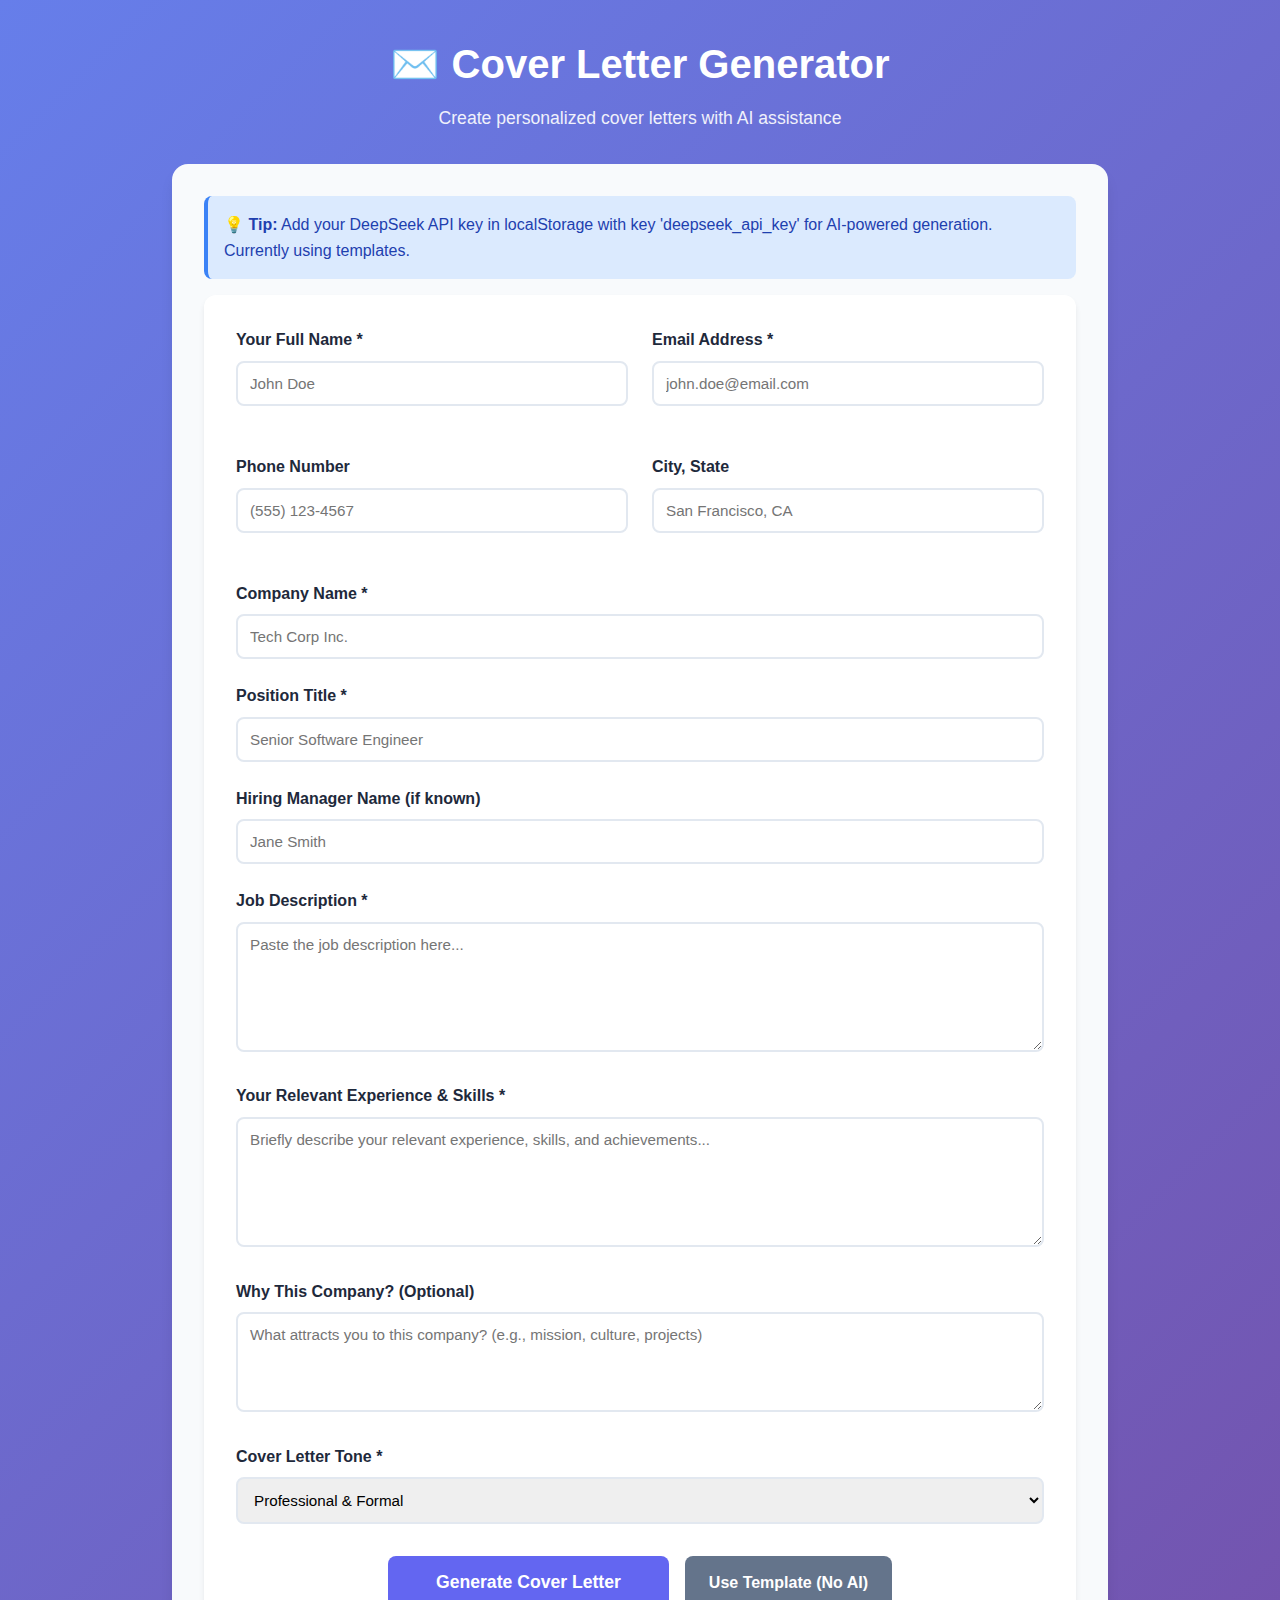
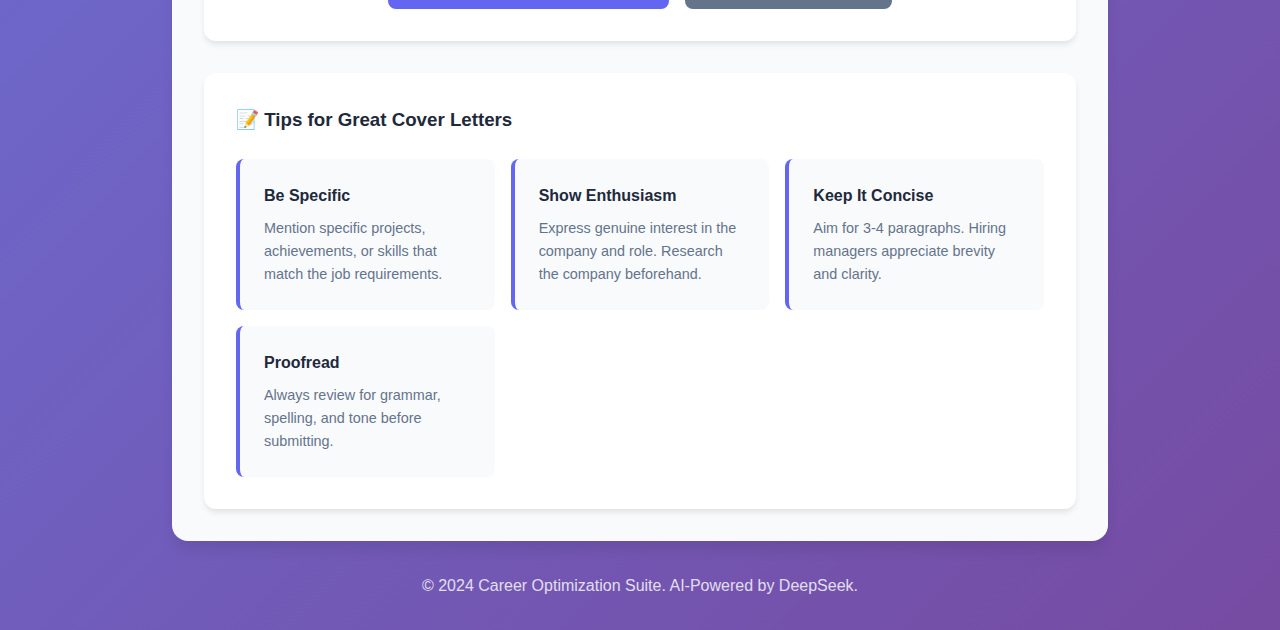
<file: CoverLetterGenerator/index.html>
<!DOCTYPE html>
<html lang="en">
<head>
    <meta charset="UTF-8">
    <meta name="viewport" content="width=device-width, initial-scale=1.0">
    <title>Cover Letter Generator - AI-Powered</title>
    <link rel="stylesheet" href="style.css">
</head>
<body>
    <div class="container">
        <header>
            <h1>✉️ Cover Letter Generator</h1>
            <p class="subtitle">Create personalized cover letters with AI assistance</p>
        </header>

        <main>
            <form id="coverLetterForm" class="form-section">
                <div class="form-grid">
                    <div class="form-group">
                        <label for="fullName">Your Full Name *</label>
                        <input type="text" id="fullName" required placeholder="John Doe">
                    </div>

                    <div class="form-group">
                        <label for="email">Email Address *</label>
                        <input type="email" id="email" required placeholder="john.doe@email.com">
                    </div>

                    <div class="form-group">
                        <label for="phone">Phone Number</label>
                        <input type="tel" id="phone" placeholder="(555) 123-4567">
                    </div>

                    <div class="form-group">
                        <label for="address">City, State</label>
                        <input type="text" id="address" placeholder="San Francisco, CA">
                    </div>
                </div>

                <div class="form-group">
                    <label for="companyName">Company Name *</label>
                    <input type="text" id="companyName" required placeholder="Tech Corp Inc.">
                </div>

                <div class="form-group">
                    <label for="positionTitle">Position Title *</label>
                    <input type="text" id="positionTitle" required placeholder="Senior Software Engineer">
                </div>

                <div class="form-group">
                    <label for="hiringManager">Hiring Manager Name (if known)</label>
                    <input type="text" id="hiringManager" placeholder="Jane Smith">
                </div>

                <div class="form-group">
                    <label for="jobDescription">Job Description *</label>
                    <textarea id="jobDescription" required placeholder="Paste the job description here..." rows="6"></textarea>
                </div>

                <div class="form-group">
                    <label for="yourExperience">Your Relevant Experience & Skills *</label>
                    <textarea id="yourExperience" required placeholder="Briefly describe your relevant experience, skills, and achievements..." rows="6"></textarea>
                </div>

                <div class="form-group">
                    <label for="whyCompany">Why This Company? (Optional)</label>
                    <textarea id="whyCompany" placeholder="What attracts you to this company? (e.g., mission, culture, projects)" rows="3"></textarea>
                </div>

                <div class="form-group">
                    <label for="tone">Cover Letter Tone *</label>
                    <select id="tone" required>
                        <option value="professional">Professional & Formal</option>
                        <option value="friendly">Friendly & Enthusiastic</option>
                        <option value="confident">Confident & Direct</option>
                    </select>
                </div>

                <div class="form-actions">
                    <button type="submit" class="btn btn-primary btn-large">
                        Generate Cover Letter
                    </button>
                    <button type="button" id="useTemplateBtn" class="btn btn-secondary">
                        Use Template (No AI)
                    </button>
                </div>
            </form>

            <div id="loading" class="loading" style="display: none;">
                <div class="spinner"></div>
                <p>Generating your personalized cover letter...</p>
            </div>

            <div id="result" class="result-section" style="display: none;">
                <div class="result-header">
                    <h2>Your Cover Letter</h2>
                    <div class="result-actions">
                        <button id="copyBtn" class="btn btn-icon" title="Copy to clipboard">
                            📋 Copy
                        </button>
                        <button id="downloadBtn" class="btn btn-icon" title="Download as text">
                            💾 Download
                        </button>
                        <button id="regenerateBtn" class="btn btn-icon" title="Generate new version">
                            🔄 Regenerate
                        </button>
                    </div>
                </div>
                <div id="coverLetterOutput" class="cover-letter-output"></div>
                <div class="result-footer">
                    <p class="hint">💡 Tip: Review and personalize the letter before sending</p>
                </div>
            </div>

            <div id="error" class="error-message" style="display: none;"></div>

            <div class="tips-section">
                <h3>📝 Tips for Great Cover Letters</h3>
                <div class="tips-grid">
                    <div class="tip-card">
                        <h4>Be Specific</h4>
                        <p>Mention specific projects, achievements, or skills that match the job requirements.</p>
                    </div>
                    <div class="tip-card">
                        <h4>Show Enthusiasm</h4>
                        <p>Express genuine interest in the company and role. Research the company beforehand.</p>
                    </div>
                    <div class="tip-card">
                        <h4>Keep It Concise</h4>
                        <p>Aim for 3-4 paragraphs. Hiring managers appreciate brevity and clarity.</p>
                    </div>
                    <div class="tip-card">
                        <h4>Proofread</h4>
                        <p>Always review for grammar, spelling, and tone before submitting.</p>
                    </div>
                </div>
            </div>
        </main>

        <footer>
            <p>&copy; 2024 Career Optimization Suite. AI-Powered by DeepSeek.</p>
        </footer>
    </div>

    <script src="script.js"></script>
</body>
</html>
</file>
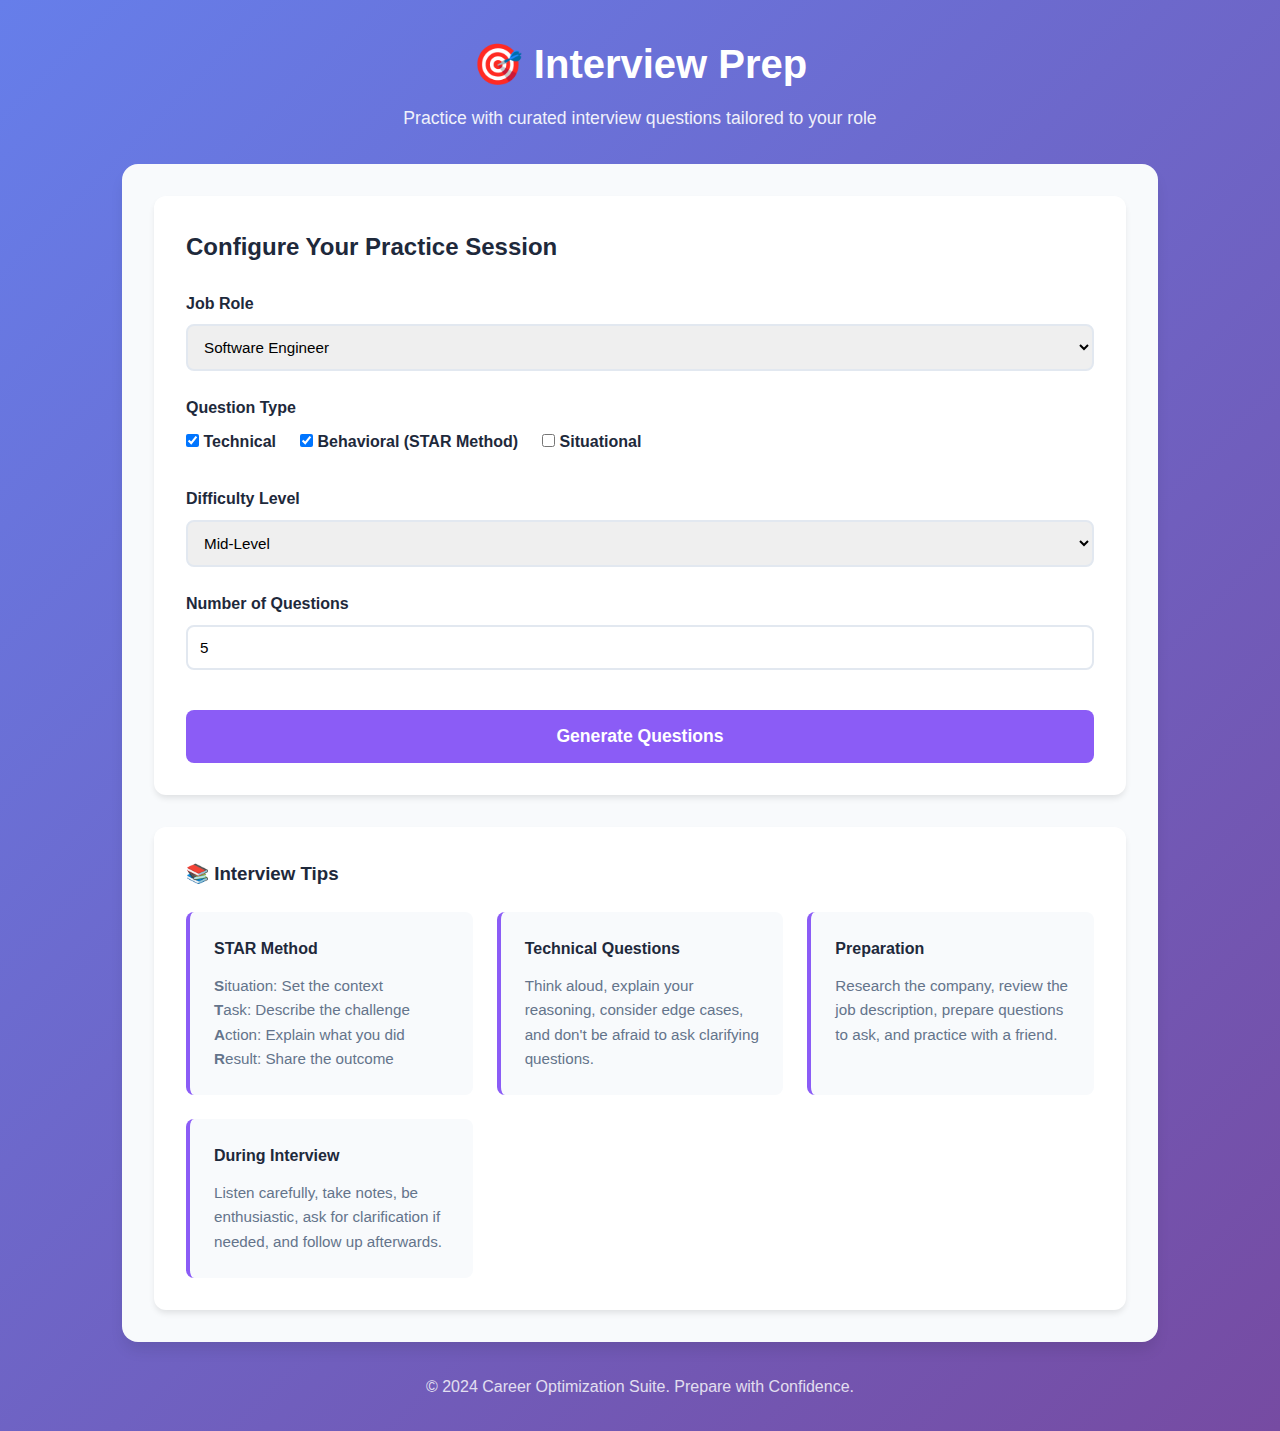
<file: InterviewPrep/index.html>
<!DOCTYPE html>
<html lang="en">
<head>
    <meta charset="UTF-8">
    <meta name="viewport" content="width=device-width, initial-scale=1.0">
    <title>Interview Prep - Practice Questions</title>
    <link rel="stylesheet" href="style.css">
</head>
<body>
    <div class="container">
        <header>
            <h1>🎯 Interview Prep</h1>
            <p class="subtitle">Practice with curated interview questions tailored to your role</p>
        </header>

        <main>
            <div class="config-section">
                <div class="config-card">
                    <h2>Configure Your Practice Session</h2>
                    
                    <div class="form-group">
                        <label for="role">Job Role</label>
                        <select id="role">
                            <option value="software-engineer">Software Engineer</option>
                            <option value="data-scientist">Data Scientist</option>
                            <option value="product-manager">Product Manager</option>
                            <option value="designer">UX/UI Designer</option>
                            <option value="marketing">Marketing Manager</option>
                            <option value="sales">Sales Representative</option>
                            <option value="general">General/Other</option>
                        </select>
                    </div>

                    <div class="form-group">
                        <label for="questionType">Question Type</label>
                        <div class="checkbox-group">
                            <label class="checkbox-label">
                                <input type="checkbox" id="technical" value="technical" checked>
                                Technical
                            </label>
                            <label class="checkbox-label">
                                <input type="checkbox" id="behavioral" value="behavioral" checked>
                                Behavioral (STAR Method)
                            </label>
                            <label class="checkbox-label">
                                <input type="checkbox" id="situational" value="situational">
                                Situational
                            </label>
                        </div>
                    </div>

                    <div class="form-group">
                        <label for="difficulty">Difficulty Level</label>
                        <select id="difficulty">
                            <option value="junior">Junior (Entry Level)</option>
                            <option value="mid" selected>Mid-Level</option>
                            <option value="senior">Senior</option>
                            <option value="mixed">Mixed</option>
                        </select>
                    </div>

                    <div class="form-group">
                        <label for="count">Number of Questions</label>
                        <input type="number" id="count" value="5" min="1" max="20">
                    </div>

                    <button id="generateBtn" class="btn btn-primary btn-large">
                        Generate Questions
                    </button>
                </div>
            </div>

            <div id="questionsSection" class="questions-section" style="display: none;">
                <div class="questions-header">
                    <h2>Your Interview Questions</h2>
                    <div class="progress-bar">
                        <div id="progressFill" class="progress-fill"></div>
                    </div>
                    <p class="progress-text">Question <span id="currentQuestion">0</span> of <span id="totalQuestions">0</span></p>
                </div>

                <div id="questionCard" class="question-card">
                    <div class="question-header">
                        <span id="questionCategory" class="category-badge"></span>
                        <span id="questionDifficulty" class="difficulty-badge"></span>
                    </div>
                    <h3 id="questionText" class="question-text"></h3>
                    
                    <div class="answer-section">
                        <button id="showTipsBtn" class="btn btn-secondary">
                            💡 Show Tips
                        </button>
                        <div id="tipsContent" class="tips-content" style="display: none;"></div>
                    </div>

                    <div class="answer-input-section">
                        <h4>Your Answer (Optional)</h4>
                        <textarea id="userAnswer" placeholder="Practice writing your answer here..."></textarea>
                        <div class="answer-actions">
                            <button id="saveAnswerBtn" class="btn btn-icon">💾 Save</button>
                            <button id="clearAnswerBtn" class="btn btn-icon">🗑️ Clear</button>
                        </div>
                    </div>

                    <div class="navigation">
                        <button id="prevBtn" class="btn btn-secondary">← Previous</button>
                        <button id="nextBtn" class="btn btn-primary">Next →</button>
                    </div>
                </div>

                <div class="actions-footer">
                    <button id="restartBtn" class="btn btn-secondary">🔄 New Session</button>
                    <button id="exportBtn" class="btn btn-secondary">📄 Export Q&A</button>
                </div>
            </div>

            <div class="guide-section">
                <h3>📚 Interview Tips</h3>
                <div class="tips-grid">
                    <div class="tip-card">
                        <h4>STAR Method</h4>
                        <p><strong>S</strong>ituation: Set the context<br>
                           <strong>T</strong>ask: Describe the challenge<br>
                           <strong>A</strong>ction: Explain what you did<br>
                           <strong>R</strong>esult: Share the outcome</p>
                    </div>
                    <div class="tip-card">
                        <h4>Technical Questions</h4>
                        <p>Think aloud, explain your reasoning, consider edge cases, and don't be afraid to ask clarifying questions.</p>
                    </div>
                    <div class="tip-card">
                        <h4>Preparation</h4>
                        <p>Research the company, review the job description, prepare questions to ask, and practice with a friend.</p>
                    </div>
                    <div class="tip-card">
                        <h4>During Interview</h4>
                        <p>Listen carefully, take notes, be enthusiastic, ask for clarification if needed, and follow up afterwards.</p>
                    </div>
                </div>
            </div>
        </main>

        <footer>
            <p>&copy; 2024 Career Optimization Suite. Prepare with Confidence.</p>
        </footer>
    </div>

    <script src="script.js"></script>
</body>
</html>
</file>
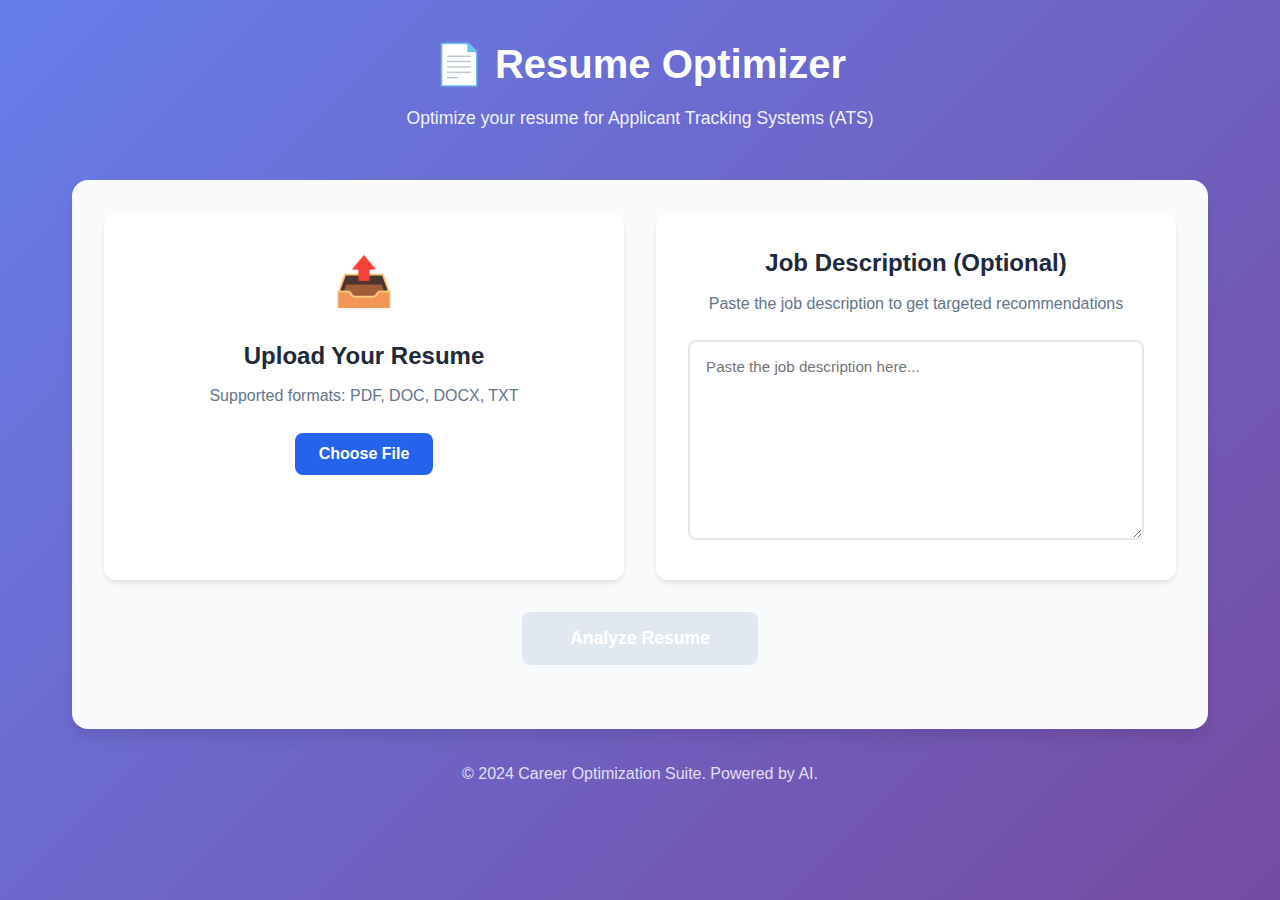
<file: ResumeOptimizer/index.html>
<!DOCTYPE html>
<html lang="en">
<head>
    <meta charset="UTF-8">
    <meta name="viewport" content="width=device-width, initial-scale=1.0">
    <title>Resume Optimizer - ATS Analysis Tool</title>
    <link rel="stylesheet" href="style.css">
</head>
<body>
    <div class="container">
        <header>
            <h1>📄 Resume Optimizer</h1>
            <p class="subtitle">Optimize your resume for Applicant Tracking Systems (ATS)</p>
        </header>

        <main>
            <div class="upload-section">
                <div class="upload-card">
                    <div class="upload-icon">📤</div>
                    <h2>Upload Your Resume</h2>
                    <p>Supported formats: PDF, DOC, DOCX, TXT</p>
                    <input type="file" id="resumeFile" accept=".pdf,.doc,.docx,.txt" hidden>
                    <button class="btn btn-primary" onclick="document.getElementById('resumeFile').click()">
                        Choose File
                    </button>
                    <div id="fileName" class="file-name"></div>
                </div>

                <div class="job-description-card">
                    <h2>Job Description (Optional)</h2>
                    <p>Paste the job description to get targeted recommendations</p>
                    <textarea id="jobDescription" placeholder="Paste the job description here..."></textarea>
                </div>
            </div>

            <div class="analyze-section">
                <button id="analyzeBtn" class="btn btn-large btn-success" disabled>
                    Analyze Resume
                </button>
            </div>

            <div id="results" class="results-section" style="display: none;">
                <div class="score-card">
                    <h2>ATS Score</h2>
                    <div class="score-circle">
                        <svg viewBox="0 0 200 200">
                            <circle cx="100" cy="100" r="90" class="score-bg"></circle>
                            <circle id="scoreCircle" cx="100" cy="100" r="90" class="score-fg"></circle>
                        </svg>
                        <div class="score-text">
                            <span id="scoreValue">0</span>
                            <span class="score-label">/ 100</span>
                        </div>
                    </div>
                    <p id="scoreDescription" class="score-desc"></p>
                </div>

                <div class="analysis-grid">
                    <div class="analysis-card">
                        <h3>🎯 Keywords Match</h3>
                        <div id="keywordStats"></div>
                        <div id="keywordList" class="keyword-list"></div>
                    </div>

                    <div class="analysis-card">
                        <h3>📊 Content Analysis</h3>
                        <div id="contentStats"></div>
                    </div>

                    <div class="analysis-card">
                        <h3>💡 Recommendations</h3>
                        <ul id="recommendations" class="recommendations-list"></ul>
                    </div>

                    <div class="analysis-card">
                        <h3>⚠️ Issues Found</h3>
                        <ul id="issues" class="issues-list"></ul>
                    </div>
                </div>

                <div class="missing-keywords-section">
                    <h3>🔍 Missing Important Keywords</h3>
                    <div id="missingKeywords" class="keyword-chips"></div>
                </div>
            </div>

            <div id="loading" class="loading" style="display: none;">
                <div class="spinner"></div>
                <p>Analyzing your resume...</p>
            </div>

            <div id="error" class="error-message" style="display: none;"></div>
        </main>

        <footer>
            <p>&copy; 2024 Career Optimization Suite. Powered by AI.</p>
        </footer>
    </div>

    <script src="script.js"></script>
</body>
</html>
</file>
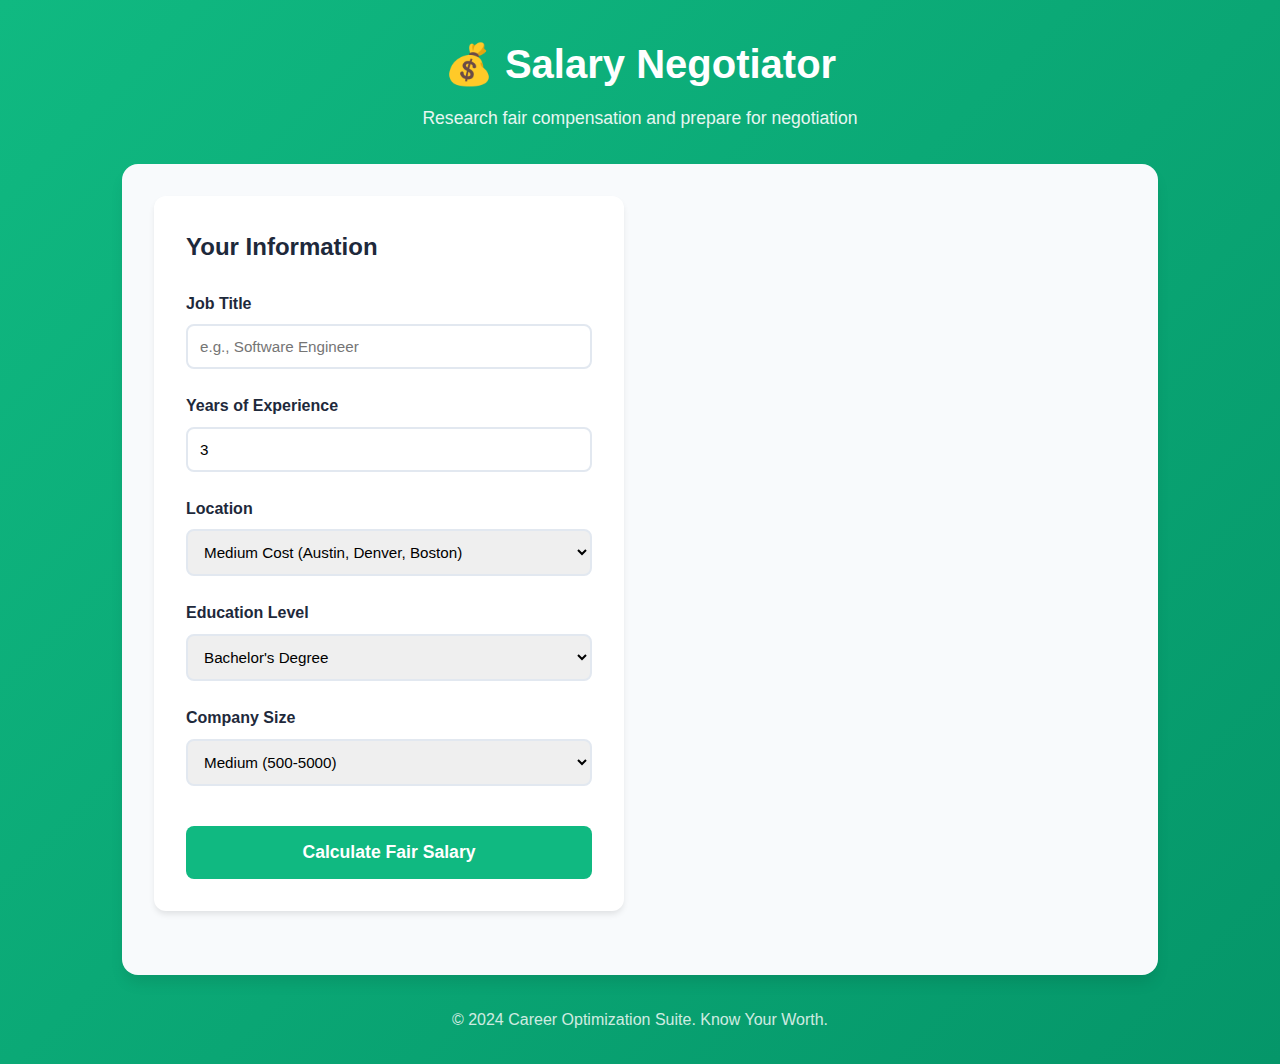
<file: SalaryNegotiator/index.html>
<!DOCTYPE html>
<html lang="en">
<head>
    <meta charset="UTF-8">
    <meta name="viewport" content="width=device-width, initial-scale=1.0">
    <title>Salary Negotiator - Know Your Worth</title>
    <link rel="stylesheet" href="style.css">
</head>
<body>
    <div class="container">
        <header>
            <h1>💰 Salary Negotiator</h1>
            <p class="subtitle">Research fair compensation and prepare for negotiation</p>
        </header>

        <main>
            <div class="calculator-section">
                <div class="input-card">
                    <h2>Your Information</h2>
                    
                    <div class="form-group">
                        <label for="jobTitle">Job Title</label>
                        <input type="text" id="jobTitle" placeholder="e.g., Software Engineer">
                    </div>

                    <div class="form-group">
                        <label for="experience">Years of Experience</label>
                        <input type="number" id="experience" value="3" min="0" max="50">
                    </div>

                    <div class="form-group">
                        <label for="location">Location</label>
                        <select id="location">
                            <option value="high">High Cost (SF, NYC, Seattle)</option>
                            <option value="medium" selected>Medium Cost (Austin, Denver, Boston)</option>
                            <option value="low">Low Cost (Remote, Other Cities)</option>
                        </select>
                    </div>

                    <div class="form-group">
                        <label for="education">Education Level</label>
                        <select id="education">
                            <option value="bachelors" selected>Bachelor's Degree</option>
                            <option value="masters">Master's Degree</option>
                            <option value="phd">PhD</option>
                            <option value="bootcamp">Bootcamp/Self-taught</option>
                        </select>
                    </div>

                    <div class="form-group">
                        <label for="companySize">Company Size</label>
                        <select id="companySize">
                            <option value="startup">Startup (< 50)</option>
                            <option value="small">Small (50-500)</option>
                            <option value="medium" selected>Medium (500-5000)</option>
                            <option value="large">Large (5000+)</option>
                        </select>
                    </div>

                    <button id="calculateBtn" class="btn btn-primary btn-large">
                        Calculate Fair Salary
                    </button>
                </div>

                <div id="results" class="results-card" style="display: none;">
                    <h2>Salary Estimate</h2>
                    
                    <div class="salary-range">
                        <div class="range-bar">
                            <div class="range-fill"></div>
                            <div class="range-markers">
                                <span class="marker min">$<span id="minSalary">0</span></span>
                                <span class="marker median">$<span id="medianSalary">0</span></span>
                                <span class="marker max">$<span id="maxSalary">0</span></span>
                            </div>
                        </div>
                    </div>

                    <div class="salary-breakdown">
                        <div class="breakdown-item">
                            <span class="label">25th Percentile</span>
                            <span class="value">$<span id="p25">0</span></span>
                        </div>
                        <div class="breakdown-item">
                            <span class="label">Median (50th)</span>
                            <span class="value highlight">$<span id="p50">0</span></span>
                        </div>
                        <div class="breakdown-item">
                            <span class="label">75th Percentile</span>
                            <span class="value">$<span id="p75">0</span></span>
                        </div>
                    </div>

                    <div class="total-comp">
                        <h3>Total Compensation Estimate</h3>
                        <div class="comp-breakdown">
                            <div class="comp-item">
                                <span>Base Salary</span>
                                <span id="baseSalary">$0</span>
                            </div>
                            <div class="comp-item">
                                <span>Bonus (15%)</span>
                                <span id="bonus">$0</span>
                            </div>
                            <div class="comp-item">
                                <span>Equity/RSU (est.)</span>
                                <span id="equity">$0</span>
                            </div>
                            <div class="comp-item total">
                                <span><strong>Total Comp</strong></span>
                                <span id="totalComp"><strong>$0</strong></span>
                            </div>
                        </div>
                    </div>
                </div>
            </div>

            <div id="negotiation" class="negotiation-section" style="display: none;">
                <h2>🎯 Negotiation Tips</h2>
                <div class="tips-grid">
                    <div class="tip-card">
                        <h4>Do Your Research</h4>
                        <p>Use salary data from multiple sources. Know the market rate for your role and location.</p>
                    </div>
                    <div class="tip-card">
                        <h4>Consider Total Comp</h4>
                        <p>Salary is just one part. Factor in bonus, equity, benefits, and work-life balance.</p>
                    </div>
                    <div class="tip-card">
                        <h4>Be Confident</h4>
                        <p>Present your value clearly. Use specific examples of your achievements.</p>
                    </div>
                    <div class="tip-card">
                        <h4>Be Flexible</h4>
                        <p>If salary is fixed, negotiate other terms: signing bonus, equity, vacation, remote work.</p>
                    </div>
                    <div class="tip-card">
                        <h4>Get It in Writing</h4>
                        <p>Always get the final offer in writing before accepting.</p>
                    </div>
                    <div class="tip-card">
                        <h4>Stay Professional</h4>
                        <p>Be polite and thankful throughout. Negotiation is expected and normal.</p>
                    </div>
                </div>

                <div class="email-template">
                    <h3>📧 Email Template</h3>
                    <textarea id="emailTemplate" readonly></textarea>
                    <button id="copyEmailBtn" class="btn btn-secondary">Copy Template</button>
                </div>
            </div>
        </main>

        <footer>
            <p>&copy; 2024 Career Optimization Suite. Know Your Worth.</p>
        </footer>
    </div>

    <script src="script.js"></script>
</body>
</html>
</file>
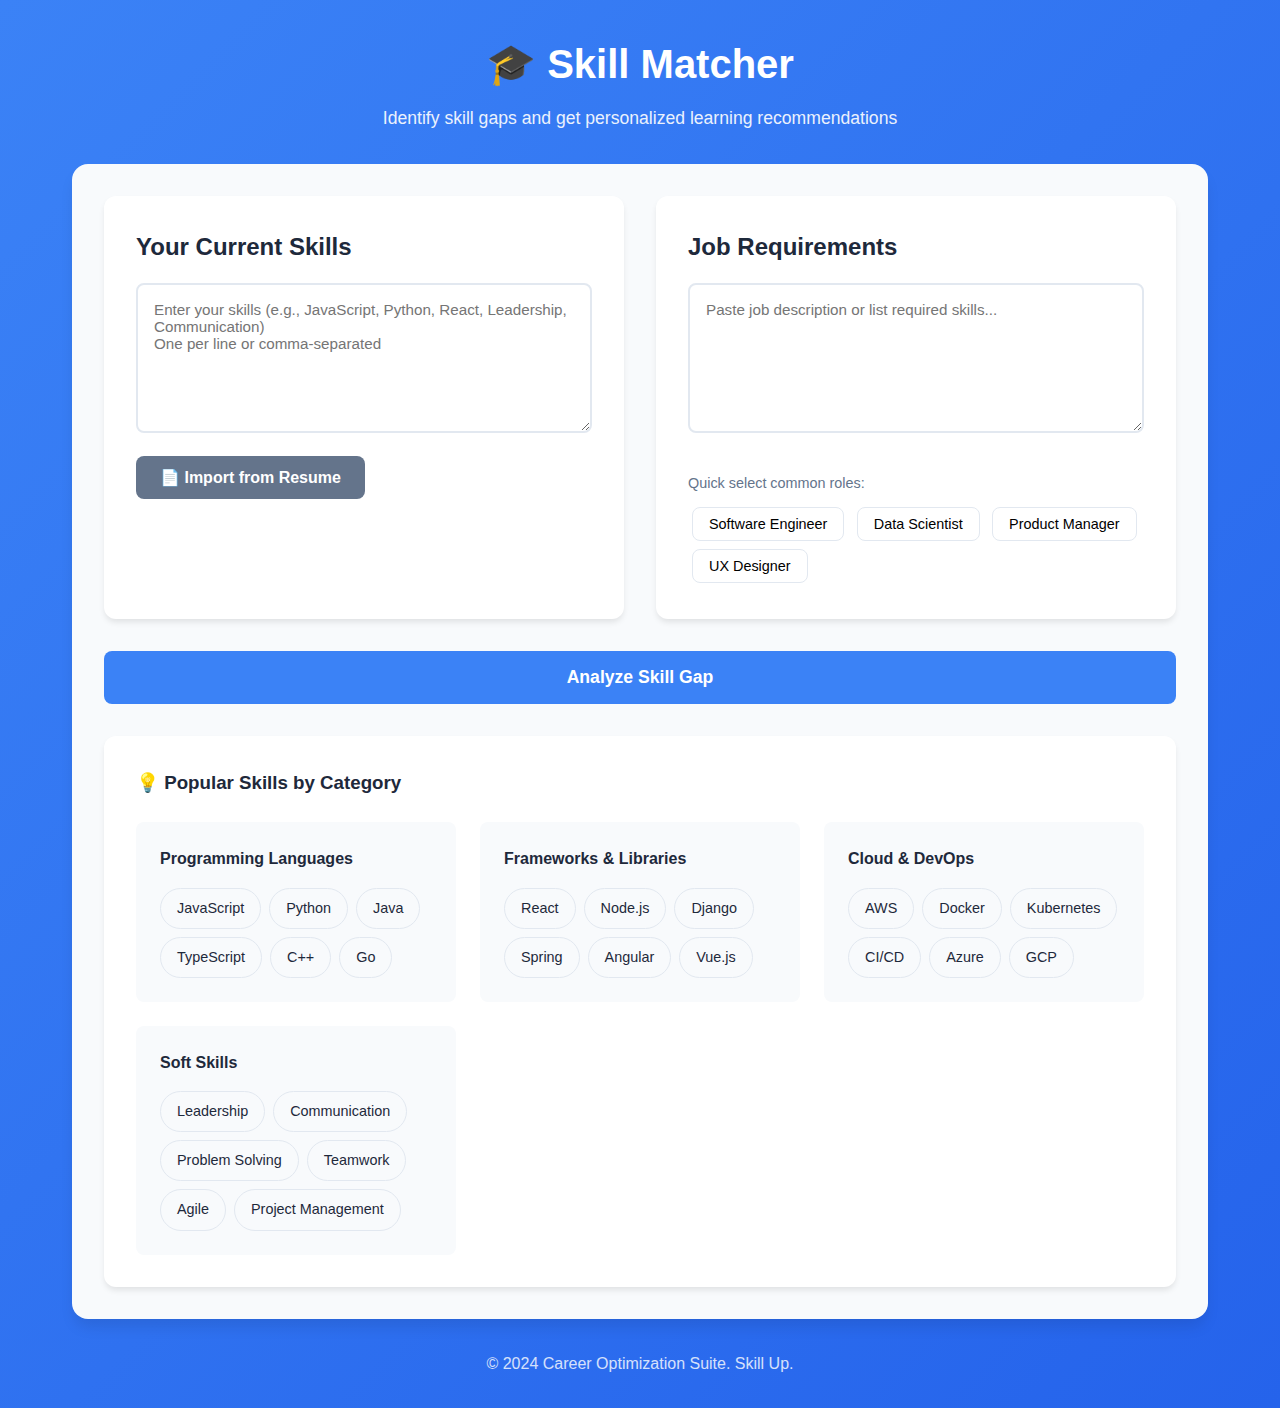
<file: SkillMatcher/index.html>
<!DOCTYPE html>
<html lang="en">
<head>
    <meta charset="UTF-8">
    <meta name="viewport" content="width=device-width, initial-scale=1.0">
    <title>Skill Matcher - Gap Analysis</title>
    <link rel="stylesheet" href="style.css">
</head>
<body>
    <div class="container">
        <header>
            <h1>🎓 Skill Matcher</h1>
            <p class="subtitle">Identify skill gaps and get personalized learning recommendations</p>
        </header>

        <main>
            <div class="input-section">
                <div class="your-skills-card">
                    <h2>Your Current Skills</h2>
                    <textarea id="yourSkills" placeholder="Enter your skills (e.g., JavaScript, Python, React, Leadership, Communication)&#10;One per line or comma-separated"></textarea>
                    <button id="importResumeBtn" class="btn btn-secondary">
                        📄 Import from Resume
                    </button>
                </div>

                <div class="job-skills-card">
                    <h2>Job Requirements</h2>
                    <textarea id="jobRequirements" placeholder="Paste job description or list required skills..."></textarea>
                    <div class="quick-roles">
                        <p>Quick select common roles:</p>
                        <button class="role-btn" data-role="software-engineer">Software Engineer</button>
                        <button class="role-btn" data-role="data-scientist">Data Scientist</button>
                        <button class="role-btn" data-role="product-manager">Product Manager</button>
                        <button class="role-btn" data-role="designer">UX Designer</button>
                    </div>
                </div>
            </div>

            <div class="analyze-section">
                <button id="analyzeBtn" class="btn btn-primary btn-large">
                    Analyze Skill Gap
                </button>
            </div>

            <div id="results" class="results-section" style="display: none;">
                <div class="match-score-card">
                    <h2>Match Score</h2>
                    <div class="score-circle">
                        <svg viewBox="0 0 200 200">
                            <circle cx="100" cy="100" r="90" class="score-bg"></circle>
                            <circle id="scoreCircle" cx="100" cy="100" r="90" class="score-fg"></circle>
                        </svg>
                        <div class="score-text">
                            <span id="scoreValue">0</span>
                            <span class="score-label">%</span>
                        </div>
                    </div>
                    <p id="scoreDescription" class="score-desc"></p>
                </div>

                <div class="skills-breakdown">
                    <div class="breakdown-card">
                        <h3>✅ Skills You Have</h3>
                        <div id="matchedSkills" class="skill-tags"></div>
                    </div>

                    <div class="breakdown-card gap-card">
                        <h3>📚 Skills to Learn</h3>
                        <div id="missingSkills" class="skill-tags"></div>
                    </div>

                    <div class="breakdown-card">
                        <h3>⭐ Bonus Skills</h3>
                        <div id="bonusSkills" class="skill-tags"></div>
                        <p class="hint">Skills you have that aren't required but add value</p>
                    </div>
                </div>

                <div class="learning-path-section">
                    <h2>📖 Personalized Learning Path</h2>
                    <div id="learningPath" class="learning-grid"></div>
                </div>

                <div class="resources-section">
                    <h2>🔗 Recommended Resources</h2>
                    <div id="resources" class="resources-grid"></div>
                </div>

                <div class="actions-footer">
                    <button id="exportBtn" class="btn btn-secondary">📄 Export Plan</button>
                    <button id="saveBtn" class="btn btn-secondary">💾 Save Analysis</button>
                </div>
            </div>

            <div class="skills-database-section">
                <h3>💡 Popular Skills by Category</h3>
                <div class="skills-categories">
                    <div class="category-card">
                        <h4>Programming Languages</h4>
                        <div class="skill-tags">
                            <span class="skill-tag">JavaScript</span>
                            <span class="skill-tag">Python</span>
                            <span class="skill-tag">Java</span>
                            <span class="skill-tag">TypeScript</span>
                            <span class="skill-tag">C++</span>
                            <span class="skill-tag">Go</span>
                        </div>
                    </div>
                    <div class="category-card">
                        <h4>Frameworks & Libraries</h4>
                        <div class="skill-tags">
                            <span class="skill-tag">React</span>
                            <span class="skill-tag">Node.js</span>
                            <span class="skill-tag">Django</span>
                            <span class="skill-tag">Spring</span>
                            <span class="skill-tag">Angular</span>
                            <span class="skill-tag">Vue.js</span>
                        </div>
                    </div>
                    <div class="category-card">
                        <h4>Cloud & DevOps</h4>
                        <div class="skill-tags">
                            <span class="skill-tag">AWS</span>
                            <span class="skill-tag">Docker</span>
                            <span class="skill-tag">Kubernetes</span>
                            <span class="skill-tag">CI/CD</span>
                            <span class="skill-tag">Azure</span>
                            <span class="skill-tag">GCP</span>
                        </div>
                    </div>
                    <div class="category-card">
                        <h4>Soft Skills</h4>
                        <div class="skill-tags">
                            <span class="skill-tag">Leadership</span>
                            <span class="skill-tag">Communication</span>
                            <span class="skill-tag">Problem Solving</span>
                            <span class="skill-tag">Teamwork</span>
                            <span class="skill-tag">Agile</span>
                            <span class="skill-tag">Project Management</span>
                        </div>
                    </div>
                </div>
            </div>
        </main>

        <footer>
            <p>&copy; 2024 Career Optimization Suite. Skill Up.</p>
        </footer>
    </div>

    <script src="script.js"></script>
</body>
</html>
</file>
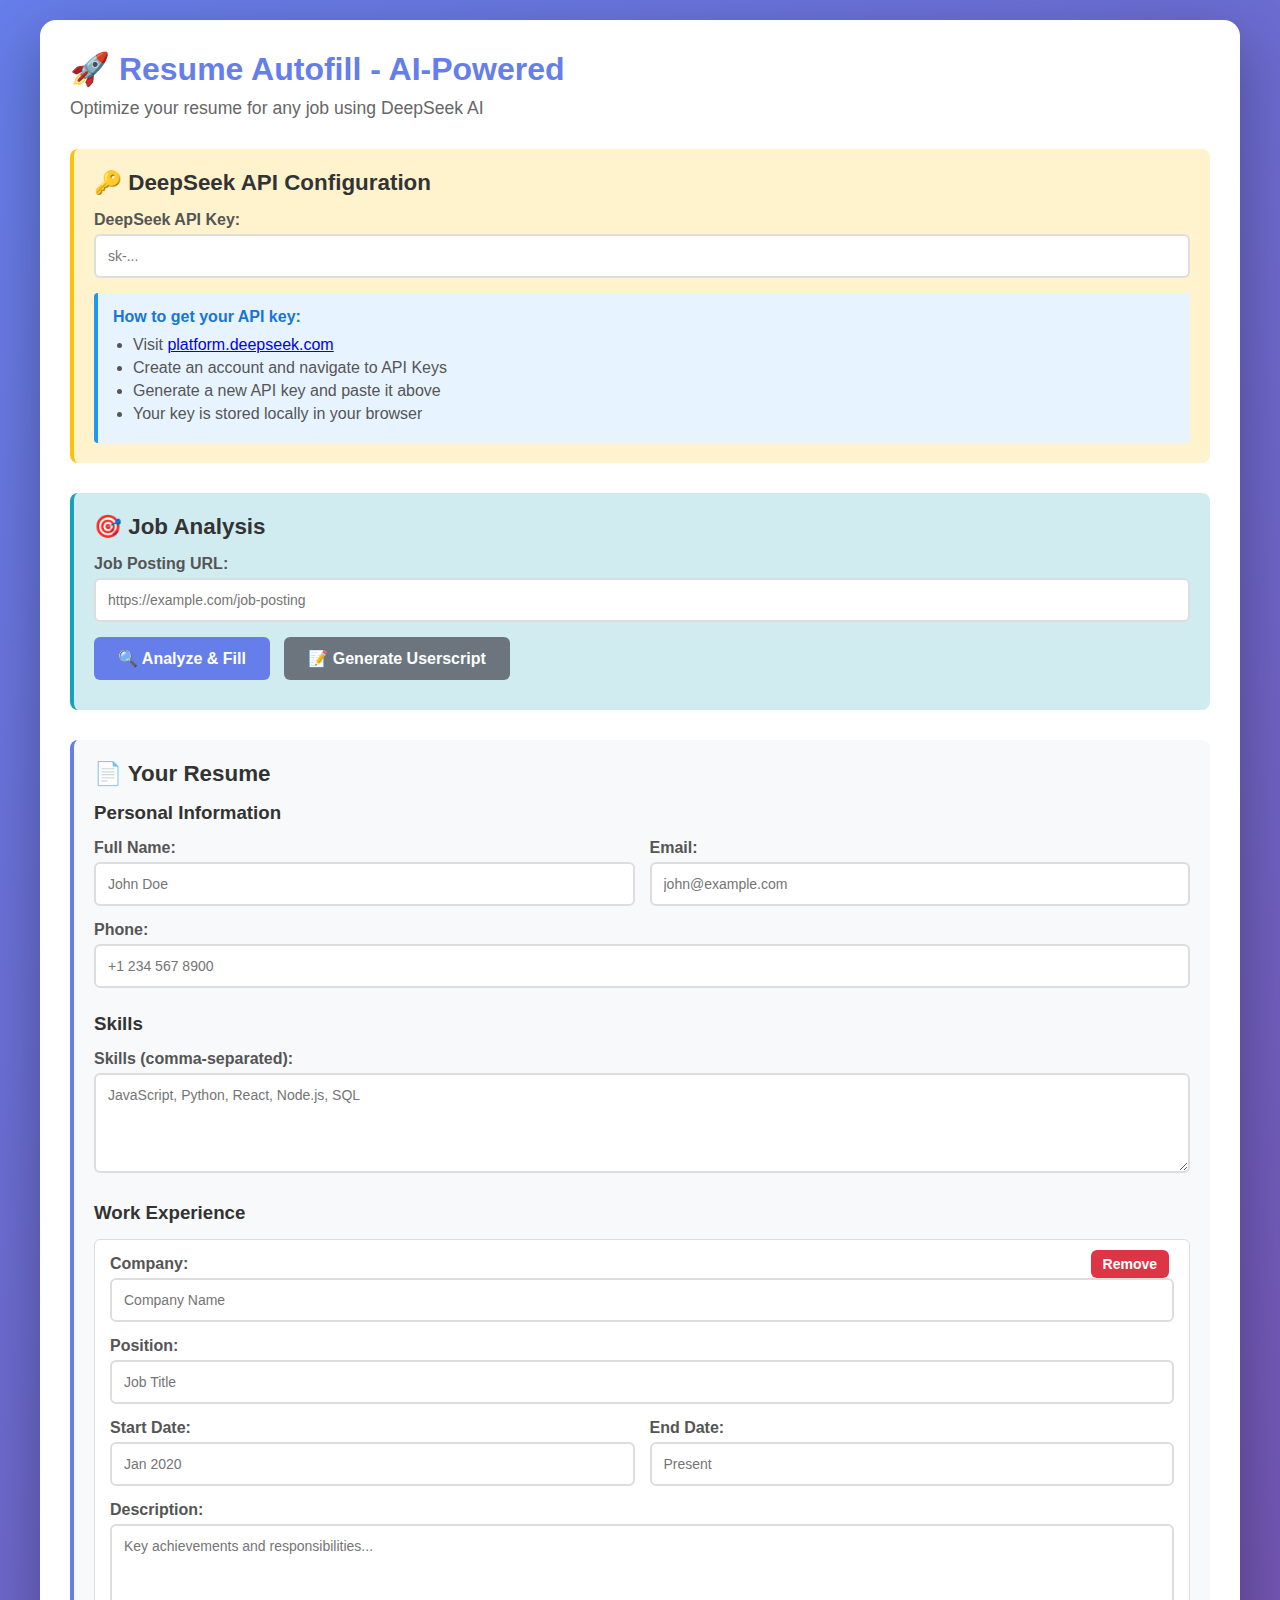
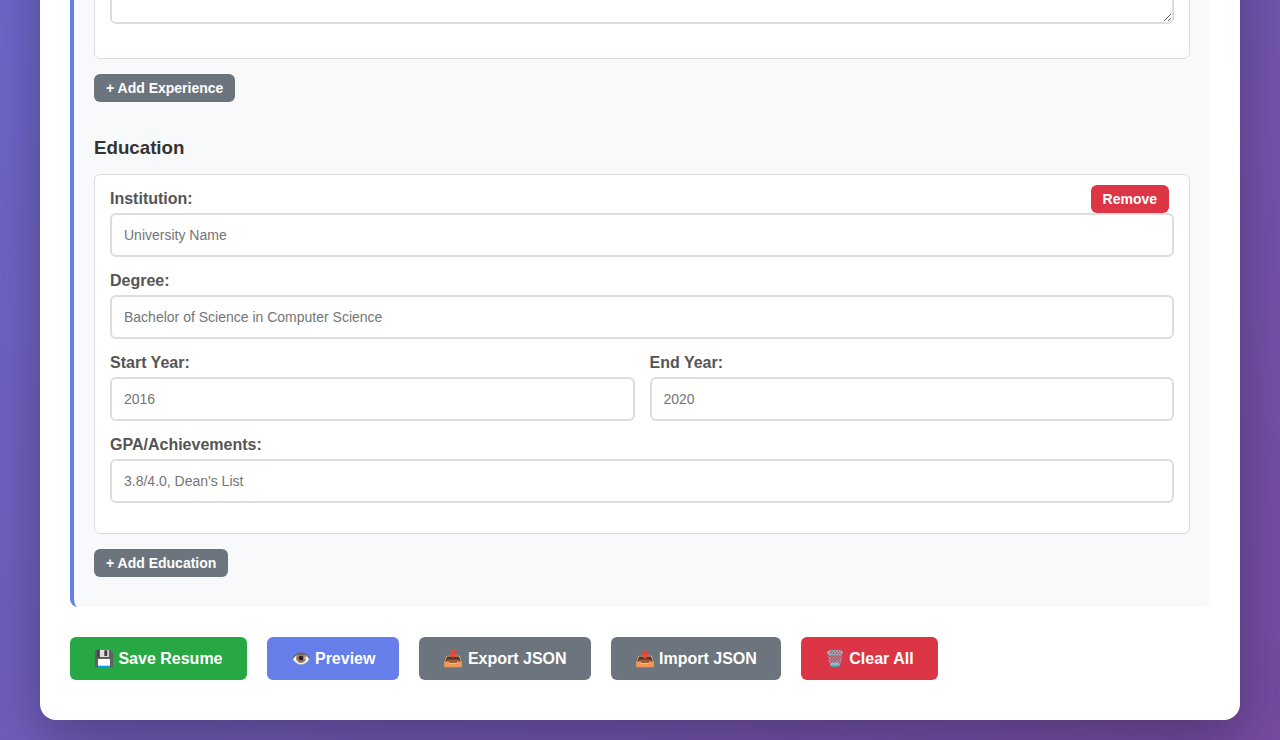
<file: ResumeAutofill.html>
<!DOCTYPE html>
<html lang="en">
<head>
    <meta charset="UTF-8">
    <meta name="viewport" content="width=device-width, initial-scale=1.0">
    <title>Resume Autofill - AI-Powered Resume Optimizer</title>
    <style>
        * {
            margin: 0;
            padding: 0;
            box-sizing: border-box;
        }

        body {
            font-family: -apple-system, BlinkMacSystemFont, 'Segoe UI', Roboto, Oxygen, Ubuntu, Cantarell, sans-serif;
            background: linear-gradient(135deg, #667eea 0%, #764ba2 100%);
            min-height: 100vh;
            padding: 20px;
            color: #333;
        }

        .container {
            max-width: 1200px;
            margin: 0 auto;
            background: white;
            border-radius: 16px;
            box-shadow: 0 20px 60px rgba(0, 0, 0, 0.3);
            padding: 30px;
        }

        h1 {
            color: #667eea;
            margin-bottom: 10px;
            font-size: 2em;
        }

        .subtitle {
            color: #666;
            margin-bottom: 30px;
            font-size: 1.1em;
        }

        .section {
            margin-bottom: 30px;
            padding: 20px;
            background: #f8f9fa;
            border-radius: 8px;
            border-left: 4px solid #667eea;
        }

        .section h2 {
            color: #333;
            margin-bottom: 15px;
            font-size: 1.4em;
        }

        .form-group {
            margin-bottom: 15px;
        }

        label {
            display: block;
            margin-bottom: 5px;
            font-weight: 600;
            color: #555;
        }

        input[type="text"],
        input[type="email"],
        textarea {
            width: 100%;
            padding: 12px;
            border: 2px solid #ddd;
            border-radius: 6px;
            font-size: 14px;
            transition: border-color 0.3s;
        }

        input[type="text"]:focus,
        input[type="email"]:focus,
        textarea:focus {
            outline: none;
            border-color: #667eea;
        }

        textarea {
            resize: vertical;
            min-height: 100px;
            font-family: inherit;
        }

        .btn {
            background: #667eea;
            color: white;
            padding: 12px 24px;
            border: none;
            border-radius: 6px;
            cursor: pointer;
            font-size: 16px;
            font-weight: 600;
            transition: all 0.3s;
            margin-right: 10px;
            margin-bottom: 10px;
        }

        .btn:hover {
            background: #5568d3;
            transform: translateY(-2px);
            box-shadow: 0 4px 12px rgba(102, 126, 234, 0.4);
        }

        .btn-secondary {
            background: #6c757d;
        }

        .btn-secondary:hover {
            background: #5a6268;
        }

        .btn-success {
            background: #28a745;
        }

        .btn-success:hover {
            background: #218838;
        }

        .btn-danger {
            background: #dc3545;
        }

        .btn-danger:hover {
            background: #c82333;
        }

        .btn-small {
            padding: 6px 12px;
            font-size: 14px;
        }

        .array-item {
            background: white;
            padding: 15px;
            margin-bottom: 15px;
            border-radius: 6px;
            border: 1px solid #ddd;
            position: relative;
        }

        .remove-btn {
            position: absolute;
            top: 10px;
            right: 10px;
        }

        .api-section {
            background: #fff3cd;
            border-left-color: #ffc107;
        }

        .job-analysis-section {
            background: #d1ecf1;
            border-left-color: #17a2b8;
        }

        .actions {
            display: flex;
            flex-wrap: wrap;
            gap: 10px;
            margin-top: 20px;
        }

        .modal {
            display: none;
            position: fixed;
            z-index: 1000;
            left: 0;
            top: 0;
            width: 100%;
            height: 100%;
            background-color: rgba(0, 0, 0, 0.5);
            animation: fadeIn 0.3s;
        }

        @keyframes fadeIn {
            from { opacity: 0; }
            to { opacity: 1; }
        }

        .modal-content {
            background-color: white;
            margin: 5% auto;
            padding: 30px;
            border-radius: 12px;
            width: 90%;
            max-width: 800px;
            max-height: 80vh;
            overflow-y: auto;
            animation: slideDown 0.3s;
        }

        @keyframes slideDown {
            from { transform: translateY(-50px); opacity: 0; }
            to { transform: translateY(0); opacity: 1; }
        }

        .close {
            color: #aaa;
            float: right;
            font-size: 28px;
            font-weight: bold;
            cursor: pointer;
            line-height: 20px;
        }

        .close:hover {
            color: #000;
        }

        .preview-section {
            margin-bottom: 20px;
        }

        .preview-section h3 {
            color: #667eea;
            margin-bottom: 10px;
            border-bottom: 2px solid #667eea;
            padding-bottom: 5px;
        }

        .preview-item {
            margin-bottom: 15px;
            padding: 10px;
            background: #f8f9fa;
            border-radius: 4px;
        }

        .code-block {
            background: #282c34;
            color: #abb2bf;
            padding: 15px;
            border-radius: 6px;
            overflow-x: auto;
            font-family: 'Courier New', monospace;
            font-size: 13px;
            margin: 10px 0;
            position: relative;
        }

        .copy-code-btn {
            position: absolute;
            top: 10px;
            right: 10px;
            background: #667eea;
            color: white;
            border: none;
            padding: 5px 10px;
            border-radius: 4px;
            cursor: pointer;
            font-size: 12px;
        }

        .copy-code-btn:hover {
            background: #5568d3;
        }

        .alert {
            padding: 12px 20px;
            border-radius: 6px;
            margin-bottom: 20px;
            display: none;
        }

        .alert-success {
            background: #d4edda;
            border-left: 4px solid #28a745;
            color: #155724;
        }

        .alert-error {
            background: #f8d7da;
            border-left: 4px solid #dc3545;
            color: #721c24;
        }

        .alert-info {
            background: #d1ecf1;
            border-left: 4px solid #17a2b8;
            color: #0c5460;
        }

        .loading {
            display: none;
            text-align: center;
            padding: 20px;
        }

        .spinner {
            border: 4px solid #f3f3f3;
            border-top: 4px solid #667eea;
            border-radius: 50%;
            width: 40px;
            height: 40px;
            animation: spin 1s linear infinite;
            margin: 0 auto;
        }

        @keyframes spin {
            0% { transform: rotate(0deg); }
            100% { transform: rotate(360deg); }
        }

        .grid {
            display: grid;
            grid-template-columns: repeat(auto-fit, minmax(250px, 1fr));
            gap: 15px;
        }

        @media (max-width: 768px) {
            .container {
                padding: 15px;
            }

            h1 {
                font-size: 1.5em;
            }

            .section {
                padding: 15px;
            }

            .btn {
                width: 100%;
                margin-right: 0;
            }

            .modal-content {
                width: 95%;
                margin: 10% auto;
                padding: 20px;
            }
        }

        .skill-tag {
            display: inline-block;
            background: #667eea;
            color: white;
            padding: 5px 12px;
            border-radius: 20px;
            margin: 5px;
            font-size: 14px;
        }

        .tips {
            background: #e7f3ff;
            border-left: 4px solid #2196F3;
            padding: 15px;
            margin-top: 15px;
            border-radius: 4px;
        }

        .tips h4 {
            margin-bottom: 10px;
            color: #1976D2;
        }

        .tips ul {
            margin-left: 20px;
        }

        .tips li {
            margin-bottom: 5px;
            color: #555;
        }
    </style>
</head>
<body>
    <div class="container">
        <h1>🚀 Resume Autofill - AI-Powered</h1>
        <p class="subtitle">Optimize your resume for any job using DeepSeek AI</p>

        <div id="alertBox" class="alert"></div>
        <div id="loadingBox" class="loading">
            <div class="spinner"></div>
            <p>Processing with AI...</p>
        </div>

        <!-- API Key Section -->
        <div class="section api-section">
            <h2>🔑 DeepSeek API Configuration</h2>
            <div class="form-group">
                <label for="apiKey">DeepSeek API Key:</label>
                <input type="text" id="apiKey" placeholder="sk-..." />
            </div>
            <div class="tips">
                <h4>How to get your API key:</h4>
                <ul>
                    <li>Visit <a href="https://platform.deepseek.com" target="_blank">platform.deepseek.com</a></li>
                    <li>Create an account and navigate to API Keys</li>
                    <li>Generate a new API key and paste it above</li>
                    <li>Your key is stored locally in your browser</li>
                </ul>
            </div>
        </div>

        <!-- Job Analysis Section -->
        <div class="section job-analysis-section">
            <h2>🎯 Job Analysis</h2>
            <div class="form-group">
                <label for="jobUrl">Job Posting URL:</label>
                <input type="text" id="jobUrl" placeholder="https://example.com/job-posting" />
            </div>
            <button class="btn" onclick="analyzeAndFill()">🔍 Analyze & Fill</button>
            <button class="btn btn-secondary" onclick="generateUserscript()">📝 Generate Userscript</button>
        </div>

        <!-- Resume Form Section -->
        <div class="section">
            <h2>📄 Your Resume</h2>
            
            <!-- Personal Info -->
            <h3 style="margin-bottom: 15px;">Personal Information</h3>
            <div class="grid">
                <div class="form-group">
                    <label for="name">Full Name:</label>
                    <input type="text" id="name" placeholder="John Doe" />
                </div>
                <div class="form-group">
                    <label for="email">Email:</label>
                    <input type="email" id="email" placeholder="john@example.com" />
                </div>
            </div>
            <div class="form-group">
                <label for="phone">Phone:</label>
                <input type="text" id="phone" placeholder="+1 234 567 8900" />
            </div>

            <!-- Skills -->
            <h3 style="margin: 25px 0 15px 0;">Skills</h3>
            <div class="form-group">
                <label for="skills">Skills (comma-separated):</label>
                <textarea id="skills" placeholder="JavaScript, Python, React, Node.js, SQL"></textarea>
            </div>

            <!-- Experience -->
            <h3 style="margin: 25px 0 15px 0;">Work Experience</h3>
            <div id="experienceList"></div>
            <button class="btn btn-secondary btn-small" onclick="addExperience()">+ Add Experience</button>

            <!-- Education -->
            <h3 style="margin: 25px 0 15px 0;">Education</h3>
            <div id="educationList"></div>
            <button class="btn btn-secondary btn-small" onclick="addEducation()">+ Add Education</button>
        </div>

        <!-- Actions -->
        <div class="actions">
            <button class="btn btn-success" onclick="saveResume()">💾 Save Resume</button>
            <button class="btn" onclick="showPreview()">👁️ Preview</button>
            <button class="btn btn-secondary" onclick="exportJSON()">📥 Export JSON</button>
            <button class="btn btn-secondary" onclick="importJSON()">📤 Import JSON</button>
            <button class="btn btn-danger" onclick="clearAll()">🗑️ Clear All</button>
        </div>
    </div>

    <!-- Preview Modal -->
    <div id="previewModal" class="modal">
        <div class="modal-content">
            <span class="close" onclick="closePreview()">&times;</span>
            <h2 style="margin-bottom: 20px; color: #667eea;">📋 Resume Preview</h2>
            <div id="previewContent"></div>
        </div>
    </div>

    <!-- Userscript Modal -->
    <div id="userscriptModal" class="modal">
        <div class="modal-content">
            <span class="close" onclick="closeUserscript()">&times;</span>
            <h2 style="margin-bottom: 20px; color: #667eea;">📜 Userscript for Tampermonkey/Greasemonkey</h2>
            <p>Copy and paste this script into Tampermonkey or Greasemonkey:</p>
            <div id="userscriptContent"></div>
        </div>
    </div>

    <script>
        // Global state
        let experienceCounter = 0;
        let educationCounter = 0;

        // Initialize on load
        document.addEventListener('DOMContentLoaded', function() {
            loadFromLocalStorage();
            // Add initial experience and education if empty
            if (document.getElementById('experienceList').children.length === 0) {
                addExperience();
            }
            if (document.getElementById('educationList').children.length === 0) {
                addEducation();
            }
        });

        // Show alert message
        function showAlert(message, type = 'info') {
            const alertBox = document.getElementById('alertBox');
            alertBox.className = `alert alert-${type}`;
            alertBox.textContent = message;
            alertBox.style.display = 'block';
            setTimeout(() => {
                alertBox.style.display = 'none';
            }, 5000);
        }

        // Show/hide loading
        function setLoading(show) {
            document.getElementById('loadingBox').style.display = show ? 'block' : 'none';
        }

        // Add experience entry
        function addExperience() {
            const id = experienceCounter++;
            const html = `
                <div class="array-item" id="exp-${id}">
                    <button class="btn btn-danger btn-small remove-btn" onclick="removeElement('exp-${id}')">Remove</button>
                    <div class="form-group">
                        <label>Company:</label>
                        <input type="text" class="exp-company" placeholder="Company Name" />
                    </div>
                    <div class="form-group">
                        <label>Position:</label>
                        <input type="text" class="exp-position" placeholder="Job Title" />
                    </div>
                    <div class="grid">
                        <div class="form-group">
                            <label>Start Date:</label>
                            <input type="text" class="exp-start" placeholder="Jan 2020" />
                        </div>
                        <div class="form-group">
                            <label>End Date:</label>
                            <input type="text" class="exp-end" placeholder="Present" />
                        </div>
                    </div>
                    <div class="form-group">
                        <label>Description:</label>
                        <textarea class="exp-description" placeholder="Key achievements and responsibilities..."></textarea>
                    </div>
                </div>
            `;
            document.getElementById('experienceList').insertAdjacentHTML('beforeend', html);
        }

        // Add education entry
        function addEducation() {
            const id = educationCounter++;
            const html = `
                <div class="array-item" id="edu-${id}">
                    <button class="btn btn-danger btn-small remove-btn" onclick="removeElement('edu-${id}')">Remove</button>
                    <div class="form-group">
                        <label>Institution:</label>
                        <input type="text" class="edu-institution" placeholder="University Name" />
                    </div>
                    <div class="form-group">
                        <label>Degree:</label>
                        <input type="text" class="edu-degree" placeholder="Bachelor of Science in Computer Science" />
                    </div>
                    <div class="grid">
                        <div class="form-group">
                            <label>Start Year:</label>
                            <input type="text" class="edu-start" placeholder="2016" />
                        </div>
                        <div class="form-group">
                            <label>End Year:</label>
                            <input type="text" class="edu-end" placeholder="2020" />
                        </div>
                    </div>
                    <div class="form-group">
                        <label>GPA/Achievements:</label>
                        <input type="text" class="edu-gpa" placeholder="3.8/4.0, Dean's List" />
                    </div>
                </div>
            `;
            document.getElementById('educationList').insertAdjacentHTML('beforeend', html);
        }

        // Remove element
        function removeElement(id) {
            document.getElementById(id).remove();
        }

        // Get resume data
        function getResumeData() {
            const experiences = [];
            document.querySelectorAll('#experienceList .array-item').forEach(item => {
                experiences.push({
                    company: item.querySelector('.exp-company').value,
                    position: item.querySelector('.exp-position').value,
                    startDate: item.querySelector('.exp-start').value,
                    endDate: item.querySelector('.exp-end').value,
                    description: item.querySelector('.exp-description').value
                });
            });

            const education = [];
            document.querySelectorAll('#educationList .array-item').forEach(item => {
                education.push({
                    institution: item.querySelector('.edu-institution').value,
                    degree: item.querySelector('.edu-degree').value,
                    startYear: item.querySelector('.edu-start').value,
                    endYear: item.querySelector('.edu-end').value,
                    gpa: item.querySelector('.edu-gpa').value
                });
            });

            return {
                name: document.getElementById('name').value,
                email: document.getElementById('email').value,
                phone: document.getElementById('phone').value,
                skills: document.getElementById('skills').value.split(',').map(s => s.trim()).filter(s => s),
                experience: experiences,
                education: education
            };
        }

        // Set resume data
        function setResumeData(data) {
            document.getElementById('name').value = data.name || '';
            document.getElementById('email').value = data.email || '';
            document.getElementById('phone').value = data.phone || '';
            document.getElementById('skills').value = (data.skills || []).join(', ');

            // Clear existing
            document.getElementById('experienceList').innerHTML = '';
            document.getElementById('educationList').innerHTML = '';

            // Add experiences
            if (data.experience && data.experience.length > 0) {
                data.experience.forEach(exp => {
                    addExperience();
                    const items = document.querySelectorAll('#experienceList .array-item');
                    const item = items[items.length - 1];
                    item.querySelector('.exp-company').value = exp.company || '';
                    item.querySelector('.exp-position').value = exp.position || '';
                    item.querySelector('.exp-start').value = exp.startDate || '';
                    item.querySelector('.exp-end').value = exp.endDate || '';
                    item.querySelector('.exp-description').value = exp.description || '';
                });
            }

            // Add education
            if (data.education && data.education.length > 0) {
                data.education.forEach(edu => {
                    addEducation();
                    const items = document.querySelectorAll('#educationList .array-item');
                    const item = items[items.length - 1];
                    item.querySelector('.edu-institution').value = edu.institution || '';
                    item.querySelector('.edu-degree').value = edu.degree || '';
                    item.querySelector('.edu-start').value = edu.startYear || '';
                    item.querySelector('.edu-end').value = edu.endYear || '';
                    item.querySelector('.edu-gpa').value = edu.gpa || '';
                });
            }
        }

        // Save to localStorage
        function saveResume() {
            const data = getResumeData();
            const apiKey = document.getElementById('apiKey').value;
            
            localStorage.setItem('resumeData', JSON.stringify(data));
            localStorage.setItem('deepseekApiKey', apiKey);
            
            showAlert('Resume saved successfully!', 'success');
        }

        // Load from localStorage
        function loadFromLocalStorage() {
            const saved = localStorage.getItem('resumeData');
            const apiKey = localStorage.getItem('deepseekApiKey');
            
            if (apiKey) {
                document.getElementById('apiKey').value = apiKey;
            }
            
            if (saved) {
                try {
                    const data = JSON.parse(saved);
                    setResumeData(data);
                } catch (e) {
                    console.error('Error loading saved data:', e);
                }
            }
        }

        // Fetch job description via CORS proxy
        async function fetchJobDescription(url) {
            const corsProxies = [
                `https://api.allorigins.win/get?url=${encodeURIComponent(url)}`,
                `https://corsproxy.io/?${encodeURIComponent(url)}`
            ];

            for (let proxyUrl of corsProxies) {
                try {
                    const response = await fetch(proxyUrl);
                    if (response.ok) {
                        const data = await response.json();
                        // Handle different proxy response formats
                        return data.contents || data.data || data;
                    }
                } catch (e) {
                    console.warn('Proxy failed:', proxyUrl, e);
                }
            }

            throw new Error('All CORS proxies failed. Please try copying the job description manually.');
        }

        // Call DeepSeek API
        async function callDeepSeekAPI(jobDescription, resumeData) {
            const apiKey = document.getElementById('apiKey').value;
            
            if (!apiKey) {
                throw new Error('Please enter your DeepSeek API key');
            }

            const prompt = `You are an expert resume optimizer. Analyze the following job description and the candidate's resume, then provide optimized content.

Job Description:
${jobDescription}

Current Resume:
${JSON.stringify(resumeData, null, 2)}

Please provide:
1. Optimized skills list that matches the job requirements (include ATS keywords)
2. Suggested improvements for each work experience description to highlight relevant achievements
3. Key ATS keywords to include
4. Overall matching score (0-100)

Respond in JSON format:
{
  "optimizedSkills": ["skill1", "skill2", ...],
  "experienceImprovements": [
    {"index": 0, "suggestion": "improved description"},
    ...
  ],
  "atsKeywords": ["keyword1", "keyword2", ...],
  "matchingScore": 85,
  "recommendations": "Overall recommendations text"
}`;

            const response = await fetch('https://api.deepseek.com/v1/chat/completions', {
                method: 'POST',
                headers: {
                    'Content-Type': 'application/json',
                    'Authorization': `Bearer ${apiKey}`
                },
                body: JSON.stringify({
                    model: 'deepseek-chat',
                    messages: [
                        {
                            role: 'user',
                            content: prompt
                        }
                    ],
                    temperature: 0.7,
                    max_tokens: 2000
                })
            });

            if (!response.ok) {
                const error = await response.json();
                throw new Error(error.error?.message || 'DeepSeek API request failed');
            }

            const result = await response.json();
            
            // Validate response structure
            if (!result.choices || result.choices.length === 0) {
                throw new Error('Invalid API response: no choices returned');
            }
            
            const content = result.choices[0].message.content;
            
            // Extract JSON from response (handle markdown code blocks)
            const jsonMatch = content.match(/\{[\s\S]*\}/);
            if (jsonMatch) {
                try {
                    return JSON.parse(jsonMatch[0]);
                } catch (e) {
                    throw new Error('Failed to parse JSON from API response: ' + e.message);
                }
            }
            
            throw new Error('No JSON found in API response');
        }

        // Analyze and fill
        async function analyzeAndFill() {
            const jobUrl = document.getElementById('jobUrl').value.trim();
            
            if (!jobUrl) {
                showAlert('Please enter a job URL', 'error');
                return;
            }

            try {
                setLoading(true);
                showAlert('Fetching job description...', 'info');

                // Fetch job description
                let jobDescription;
                try {
                    jobDescription = await fetchJobDescription(jobUrl);
                    if (typeof jobDescription === 'object') {
                        jobDescription = JSON.stringify(jobDescription);
                    }
                } catch (e) {
                    const manualInput = prompt('Could not fetch job description automatically.\n\nPlease copy the job description and paste it here:');
                    if (!manualInput || manualInput.trim() === '') {
                        setLoading(false);
                        showAlert('Job analysis cancelled - no description provided', 'info');
                        return;
                    }
                    jobDescription = manualInput;
                }

                showAlert('Analyzing with DeepSeek AI...', 'info');

                // Get current resume data
                const resumeData = getResumeData();

                // Call DeepSeek API
                const analysis = await callDeepSeekAPI(jobDescription, resumeData);

                // Apply optimizations
                if (analysis.optimizedSkills) {
                    document.getElementById('skills').value = analysis.optimizedSkills.join(', ');
                }

                if (analysis.experienceImprovements) {
                    const expItems = document.querySelectorAll('#experienceList .array-item');
                    analysis.experienceImprovements.forEach(improvement => {
                        if (expItems[improvement.index]) {
                            const currentDesc = expItems[improvement.index].querySelector('.exp-description').value;
                            expItems[improvement.index].querySelector('.exp-description').value = 
                                improvement.suggestion + '\n\n' + currentDesc;
                        }
                    });
                }

                setLoading(false);
                
                // Show results using custom alert
                let message = `✅ Analysis complete! Matching Score: ${analysis.matchingScore}%`;
                if (analysis.atsKeywords && analysis.atsKeywords.length > 0) {
                    message += ` | ATS Keywords added: ${analysis.atsKeywords.slice(0, 5).join(', ')}${analysis.atsKeywords.length > 5 ? '...' : ''}`;
                }
                
                showAlert(message, 'success');
                
                // Show detailed recommendations if available
                if (analysis.recommendations) {
                    setTimeout(() => {
                        showAlert('💡 Recommendation: ' + analysis.recommendations, 'info');
                    }, 3000);
                }

            } catch (error) {
                setLoading(false);
                showAlert('Error: ' + error.message, 'error');
                console.error(error);
            }
        }

        // Show preview
        function showPreview() {
            const data = getResumeData();
            let html = '<div>';

            // Personal Info
            html += '<div class="preview-section">';
            html += '<h3>Personal Information</h3>';
            html += `<p><strong>Name:</strong> ${data.name || 'N/A'}</p>`;
            html += `<p><strong>Email:</strong> ${data.email || 'N/A'}</p>`;
            html += `<p><strong>Phone:</strong> ${data.phone || 'N/A'}</p>`;
            html += '</div>';

            // Skills
            html += '<div class="preview-section">';
            html += '<h3>Skills</h3>';
            if (data.skills && data.skills.length > 0) {
                data.skills.forEach(skill => {
                    html += `<span class="skill-tag">${skill}</span>`;
                });
            } else {
                html += '<p>No skills added</p>';
            }
            html += '</div>';

            // Experience
            html += '<div class="preview-section">';
            html += '<h3>Work Experience</h3>';
            if (data.experience && data.experience.length > 0) {
                data.experience.forEach(exp => {
                    html += '<div class="preview-item">';
                    html += `<h4>${exp.position || 'Position'} at ${exp.company || 'Company'}</h4>`;
                    html += `<p><em>${exp.startDate || ''} - ${exp.endDate || ''}</em></p>`;
                    html += `<p>${exp.description || ''}</p>`;
                    html += '</div>';
                });
            } else {
                html += '<p>No experience added</p>';
            }
            html += '</div>';

            // Education
            html += '<div class="preview-section">';
            html += '<h3>Education</h3>';
            if (data.education && data.education.length > 0) {
                data.education.forEach(edu => {
                    html += '<div class="preview-item">';
                    html += `<h4>${edu.degree || 'Degree'}</h4>`;
                    html += `<p><strong>${edu.institution || 'Institution'}</strong></p>`;
                    html += `<p><em>${edu.startYear || ''} - ${edu.endYear || ''}</em></p>`;
                    if (edu.gpa) {
                        html += `<p>${edu.gpa}</p>`;
                    }
                    html += '</div>';
                });
            } else {
                html += '<p>No education added</p>';
            }
            html += '</div>';

            html += '</div>';

            document.getElementById('previewContent').innerHTML = html;
            document.getElementById('previewModal').style.display = 'block';
        }

        // Close preview
        function closePreview() {
            document.getElementById('previewModal').style.display = 'none';
        }

        // Export JSON
        function exportJSON() {
            const data = getResumeData();
            const json = JSON.stringify(data, null, 2);
            const blob = new Blob([json], { type: 'application/json' });
            const url = URL.createObjectURL(blob);
            const a = document.createElement('a');
            a.href = url;
            a.download = 'resume.json';
            a.click();
            URL.revokeObjectURL(url);
            showAlert('Resume exported successfully!', 'success');
        }

        // Import JSON
        function importJSON() {
            const input = document.createElement('input');
            input.type = 'file';
            input.accept = 'application/json';
            input.onchange = function(e) {
                const file = e.target.files[0];
                const reader = new FileReader();
                reader.onload = function(event) {
                    try {
                        const data = JSON.parse(event.target.result);
                        setResumeData(data);
                        showAlert('Resume imported successfully!', 'success');
                    } catch (error) {
                        showAlert('Error importing JSON: ' + error.message, 'error');
                    }
                };
                reader.readAsText(file);
            };
            input.click();
        }

        // Clear all
        function clearAll() {
            if (confirm('Are you sure you want to clear all data?')) {
                document.getElementById('name').value = '';
                document.getElementById('email').value = '';
                document.getElementById('phone').value = '';
                document.getElementById('skills').value = '';
                document.getElementById('experienceList').innerHTML = '';
                document.getElementById('educationList').innerHTML = '';
                addExperience();
                addEducation();
                showAlert('All data cleared', 'info');
            }
        }

        // Generate Userscript
        function generateUserscript() {
            const resumeData = getResumeData();
            const apiKey = document.getElementById('apiKey').value;

            const script = `// ==UserScript==
// @name         Resume Autofill Helper
// @namespace    http://tampermonkey.net/
// @version      1.0
// @description  Auto-fill resume data on job application forms
// @author       You
// @match        *://*.greenhouse.io/*
// @match        *://*.lever.co/*
// @match        *://*.workday.com/*
// @match        *://*.taleo.net/*
// @match        *://*.icims.com/*
// @match        *://*.myworkdayjobs.com/*
// Note: Add more @match patterns for specific job sites you use
// @grant        none
// ==/UserScript==

(function() {
    'use strict';

    // Resume data
    const resumeData = ${JSON.stringify(resumeData, null, 4)};

    // Helper function to fill input
    function fillInput(selector, value) {
        const elements = document.querySelectorAll(selector);
        elements.forEach(el => {
            if (el.type === 'checkbox' || el.type === 'radio') {
                el.checked = value;
            } else {
                el.value = value;
                el.dispatchEvent(new Event('input', { bubbles: true }));
                el.dispatchEvent(new Event('change', { bubbles: true }));
            }
        });
    }

    // Create autofill button
    const button = document.createElement('button');
    button.textContent = '🚀 Autofill Resume';
    button.style.cssText = 'position: fixed; top: 10px; right: 10px; z-index: 10000; padding: 10px 20px; background: #667eea; color: white; border: none; border-radius: 6px; cursor: pointer; font-weight: bold; box-shadow: 0 4px 12px rgba(0,0,0,0.3);';
    
    button.onclick = function() {
        // Try to fill common field names
        fillInput('input[name*="name"], input[id*="name"], input[placeholder*="name"]', resumeData.name);
        fillInput('input[name*="email"], input[id*="email"], input[type="email"]', resumeData.email);
        fillInput('input[name*="phone"], input[id*="phone"], input[type="tel"]', resumeData.phone);
        
        // Fill skills
        if (resumeData.skills && resumeData.skills.length > 0) {
            fillInput('textarea[name*="skill"], textarea[id*="skill"], input[name*="skill"]', resumeData.skills.join(', '));
        }

        alert('Autofill attempted! Some fields may require manual adjustment.');
    };

    document.body.appendChild(button);

    console.log('Resume Autofill Helper loaded!');
    console.log('Resume data:', resumeData);
})();`;

            const html = `
                <div class="code-block">
                    <button class="copy-code-btn" onclick="copyUserscript()">Copy</button>
                    <pre>${escapeHtml(script)}</pre>
                </div>
                <div class="tips">
                    <h4>How to use:</h4>
                    <ul>
                        <li>Install <a href="https://www.tampermonkey.net/" target="_blank">Tampermonkey</a> (Chrome/Edge/Firefox) or <a href="https://www.greasespot.net/" target="_blank">Greasemonkey</a> (Firefox)</li>
                        <li>Click the extension icon and select "Create a new script"</li>
                        <li>Delete the default content and paste this script</li>
                        <li>Save (Ctrl+S or Cmd+S)</li>
                        <li>Visit any job application page and click the "🚀 Autofill Resume" button</li>
                    </ul>
                </div>
            `;

            document.getElementById('userscriptContent').innerHTML = html;
            document.getElementById('userscriptModal').style.display = 'block';

            // Store script for copying
            window.currentUserscript = script;
        }

        // Copy userscript
        function copyUserscript() {
            const script = window.currentUserscript;
            navigator.clipboard.writeText(script).then(() => {
                showAlert('Userscript copied to clipboard!', 'success');
            }).catch(err => {
                console.error('Failed to copy:', err);
                showAlert('Failed to copy. Please select and copy manually.', 'error');
            });
        }

        // Close userscript modal
        function closeUserscript() {
            document.getElementById('userscriptModal').style.display = 'none';
        }

        // Escape HTML
        function escapeHtml(text) {
            const div = document.createElement('div');
            div.textContent = text;
            return div.innerHTML;
        }

        // Close modals when clicking outside
        window.onclick = function(event) {
            if (event.target.classList.contains('modal')) {
                event.target.style.display = 'none';
            }
        };

        // Auto-save on change (debounced)
        let saveTimeout;
        document.addEventListener('input', function() {
            clearTimeout(saveTimeout);
            saveTimeout = setTimeout(() => {
                const data = getResumeData();
                localStorage.setItem('resumeData', JSON.stringify(data));
            }, 2000);
        });
    </script>
</body>
</html>
</file>
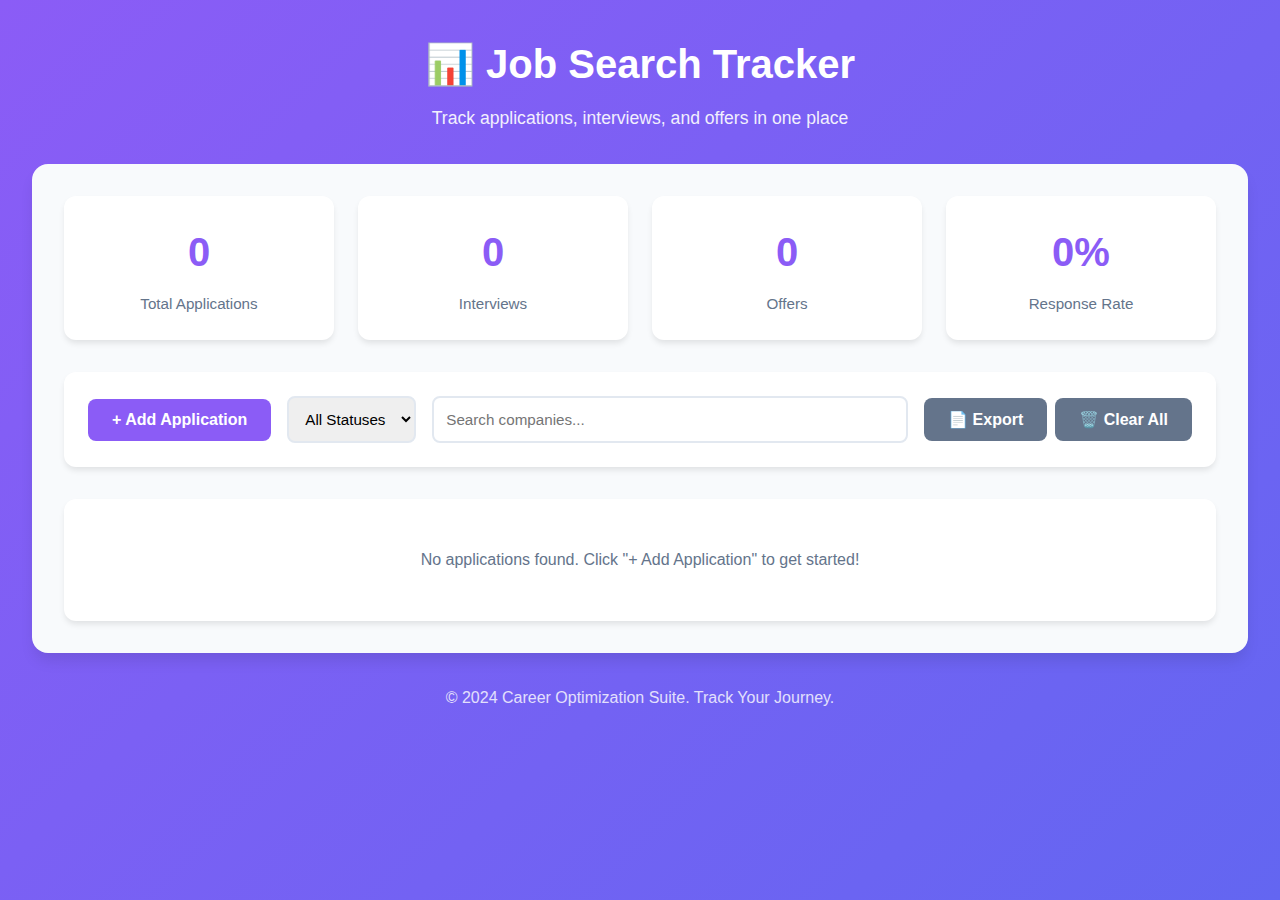
<file: JobSearchTracker/tracker.html>
<!DOCTYPE html>
<html lang="en">
<head>
    <meta charset="UTF-8">
    <meta name="viewport" content="width=device-width, initial-scale=1.0">
    <title>Job Search Tracker - Organize Your Applications</title>
    <link rel="stylesheet" href="style.css">
</head>
<body>
    <div class="container">
        <header>
            <h1>📊 Job Search Tracker</h1>
            <p class="subtitle">Track applications, interviews, and offers in one place</p>
        </header>

        <main>
            <div class="stats-section">
                <div class="stat-card">
                    <div class="stat-value" id="totalApps">0</div>
                    <div class="stat-label">Total Applications</div>
                </div>
                <div class="stat-card">
                    <div class="stat-value" id="interviews">0</div>
                    <div class="stat-label">Interviews</div>
                </div>
                <div class="stat-card">
                    <div class="stat-value" id="offers">0</div>
                    <div class="stat-label">Offers</div>
                </div>
                <div class="stat-card">
                    <div class="stat-value" id="responseRate">0%</div>
                    <div class="stat-label">Response Rate</div>
                </div>
            </div>

            <div class="controls-section">
                <button id="addJobBtn" class="btn btn-primary">+ Add Application</button>
                <div class="filters">
                    <select id="statusFilter">
                        <option value="all">All Statuses</option>
                        <option value="applied">Applied</option>
                        <option value="screening">Screening</option>
                        <option value="interview">Interview</option>
                        <option value="offer">Offer</option>
                        <option value="rejected">Rejected</option>
                    </select>
                    <input type="text" id="searchInput" placeholder="Search companies...">
                </div>
                <div class="actions">
                    <button id="exportBtn" class="btn btn-secondary">📄 Export</button>
                    <button id="clearBtn" class="btn btn-secondary">🗑️ Clear All</button>
                </div>
            </div>

            <div id="jobsTable" class="jobs-table"></div>

            <div id="addJobModal" class="modal" style="display: none;">
                <div class="modal-content">
                    <span class="close">&times;</span>
                    <h2>Add Job Application</h2>
                    <form id="addJobForm">
                        <div class="form-group">
                            <label for="company">Company *</label>
                            <input type="text" id="company" required>
                        </div>
                        <div class="form-group">
                            <label for="position">Position *</label>
                            <input type="text" id="position" required>
                        </div>
                        <div class="form-group">
                            <label for="location">Location</label>
                            <input type="text" id="location" placeholder="e.g., Remote, San Francisco">
                        </div>
                        <div class="form-group">
                            <label for="salary">Salary Range</label>
                            <input type="text" id="salary" placeholder="e.g., $80k-$120k">
                        </div>
                        <div class="form-group">
                            <label for="status">Status *</label>
                            <select id="status" required>
                                <option value="applied">Applied</option>
                                <option value="screening">Screening</option>
                                <option value="interview">Interview</option>
                                <option value="offer">Offer</option>
                                <option value="rejected">Rejected</option>
                            </select>
                        </div>
                        <div class="form-group">
                            <label for="appliedDate">Applied Date</label>
                            <input type="date" id="appliedDate">
                        </div>
                        <div class="form-group">
                            <label for="jobUrl">Job URL</label>
                            <input type="url" id="jobUrl" placeholder="https://...">
                        </div>
                        <div class="form-group">
                            <label for="notes">Notes</label>
                            <textarea id="notes" rows="3"></textarea>
                        </div>
                        <div class="form-actions">
                            <button type="submit" class="btn btn-primary">Save</button>
                            <button type="button" id="cancelBtn" class="btn btn-secondary">Cancel</button>
                        </div>
                    </form>
                </div>
            </div>
        </main>

        <footer>
            <p>&copy; 2024 Career Optimization Suite. Track Your Journey.</p>
        </footer>
    </div>

    <script src="script.js"></script>
</body>
</html>
</file>
<file: CoverLetterGenerator/style.css>
:root {
    --primary-color: #6366f1;
    --secondary-color: #8b5cf6;
    --success-color: #10b981;
    --warning-color: #f59e0b;
    --danger-color: #ef4444;
    --bg-color: #f8fafc;
    --card-bg: #ffffff;
    --text-color: #1e293b;
    --text-light: #64748b;
    --border-color: #e2e8f0;
    --shadow: 0 4px 6px -1px rgba(0, 0, 0, 0.1);
    --shadow-lg: 0 10px 15px -3px rgba(0, 0, 0, 0.1);
}

* {
    margin: 0;
    padding: 0;
    box-sizing: border-box;
}

body {
    font-family: 'Segoe UI', Tahoma, Geneva, Verdana, sans-serif;
    background: linear-gradient(135deg, #667eea 0%, #764ba2 100%);
    color: var(--text-color);
    line-height: 1.6;
    min-height: 100vh;
}

.container {
    max-width: 1000px;
    margin: 0 auto;
    padding: 2rem;
}

header {
    text-align: center;
    color: white;
    margin-bottom: 2rem;
}

header h1 {
    font-size: 2.5rem;
    margin-bottom: 0.5rem;
}

.subtitle {
    font-size: 1.1rem;
    opacity: 0.9;
}

main {
    background: var(--bg-color);
    border-radius: 1rem;
    padding: 2rem;
    box-shadow: var(--shadow-lg);
}

.form-section {
    background: var(--card-bg);
    padding: 2rem;
    border-radius: 0.75rem;
    box-shadow: var(--shadow);
    margin-bottom: 2rem;
}

.form-grid {
    display: grid;
    grid-template-columns: 1fr 1fr;
    gap: 1.5rem;
    margin-bottom: 1.5rem;
}

.form-group {
    margin-bottom: 1.5rem;
}

.form-group label {
    display: block;
    margin-bottom: 0.5rem;
    font-weight: 600;
    color: var(--text-color);
}

.form-group input,
.form-group textarea,
.form-group select {
    width: 100%;
    padding: 0.75rem;
    border: 2px solid var(--border-color);
    border-radius: 0.5rem;
    font-family: inherit;
    font-size: 0.95rem;
    transition: border-color 0.3s;
}

.form-group input:focus,
.form-group textarea:focus,
.form-group select:focus {
    outline: none;
    border-color: var(--primary-color);
}

.form-group textarea {
    resize: vertical;
    min-height: 100px;
}

.form-actions {
    display: flex;
    gap: 1rem;
    justify-content: center;
    margin-top: 2rem;
}

.btn {
    padding: 0.75rem 1.5rem;
    border: none;
    border-radius: 0.5rem;
    font-size: 1rem;
    font-weight: 600;
    cursor: pointer;
    transition: all 0.3s;
}

.btn-primary {
    background: var(--primary-color);
    color: white;
}

.btn-primary:hover {
    background: var(--secondary-color);
    transform: translateY(-2px);
    box-shadow: var(--shadow);
}

.btn-secondary {
    background: var(--text-light);
    color: white;
}

.btn-secondary:hover {
    background: #475569;
    transform: translateY(-2px);
    box-shadow: var(--shadow);
}

.btn-large {
    padding: 1rem 3rem;
    font-size: 1.1rem;
}

.btn-icon {
    padding: 0.5rem 1rem;
    font-size: 0.9rem;
    background: var(--bg-color);
    color: var(--text-color);
    border: 1px solid var(--border-color);
}

.btn-icon:hover {
    background: white;
    border-color: var(--primary-color);
    color: var(--primary-color);
}

.loading {
    text-align: center;
    padding: 3rem;
}

.spinner {
    width: 50px;
    height: 50px;
    border: 4px solid var(--border-color);
    border-top-color: var(--primary-color);
    border-radius: 50%;
    animation: spin 1s linear infinite;
    margin: 0 auto 1rem;
}

@keyframes spin {
    to { transform: rotate(360deg); }
}

.result-section {
    background: var(--card-bg);
    padding: 2rem;
    border-radius: 0.75rem;
    box-shadow: var(--shadow);
    margin-bottom: 2rem;
}

.result-header {
    display: flex;
    justify-content: space-between;
    align-items: center;
    margin-bottom: 1.5rem;
    padding-bottom: 1rem;
    border-bottom: 2px solid var(--border-color);
}

.result-header h2 {
    color: var(--text-color);
}

.result-actions {
    display: flex;
    gap: 0.5rem;
}

.cover-letter-output {
    background: var(--bg-color);
    padding: 2rem;
    border-radius: 0.5rem;
    border: 1px solid var(--border-color);
    white-space: pre-wrap;
    font-family: 'Georgia', serif;
    font-size: 1rem;
    line-height: 1.8;
    color: var(--text-color);
    max-height: 600px;
    overflow-y: auto;
}

.result-footer {
    margin-top: 1rem;
    text-align: center;
}

.hint {
    color: var(--text-light);
    font-style: italic;
}

.error-message {
    background: #fee2e2;
    color: #991b1b;
    padding: 1rem;
    border-radius: 0.5rem;
    border-left: 4px solid var(--danger-color);
    margin-bottom: 1rem;
}

.tips-section {
    background: var(--card-bg);
    padding: 2rem;
    border-radius: 0.75rem;
    box-shadow: var(--shadow);
}

.tips-section h3 {
    margin-bottom: 1.5rem;
    color: var(--text-color);
}

.tips-grid {
    display: grid;
    grid-template-columns: repeat(auto-fit, minmax(220px, 1fr));
    gap: 1rem;
}

.tip-card {
    background: var(--bg-color);
    padding: 1.5rem;
    border-radius: 0.5rem;
    border-left: 4px solid var(--primary-color);
}

.tip-card h4 {
    margin-bottom: 0.5rem;
    color: var(--text-color);
}

.tip-card p {
    color: var(--text-light);
    font-size: 0.9rem;
}

footer {
    text-align: center;
    color: white;
    margin-top: 2rem;
    opacity: 0.8;
}

@media (max-width: 768px) {
    .form-grid {
        grid-template-columns: 1fr;
    }
    
    header h1 {
        font-size: 2rem;
    }
    
    .container {
        padding: 1rem;
    }
    
    main, .form-section, .result-section, .tips-section {
        padding: 1rem;
    }
    
    .form-actions {
        flex-direction: column;
    }
    
    .result-header {
        flex-direction: column;
        align-items: flex-start;
        gap: 1rem;
    }
    
    .tips-grid {
        grid-template-columns: 1fr;
    }
}
</file>
<file: InterviewPrep/style.css>
:root {
    --primary-color: #8b5cf6;
    --secondary-color: #a78bfa;
    --success-color: #10b981;
    --warning-color: #f59e0b;
    --danger-color: #ef4444;
    --bg-color: #f8fafc;
    --card-bg: #ffffff;
    --text-color: #1e293b;
    --text-light: #64748b;
    --border-color: #e2e8f0;
    --shadow: 0 4px 6px -1px rgba(0, 0, 0, 0.1);
    --shadow-lg: 0 10px 15px -3px rgba(0, 0, 0, 0.1);
}

* {
    margin: 0;
    padding: 0;
    box-sizing: border-box;
}

body {
    font-family: 'Segoe UI', Tahoma, Geneva, Verdana, sans-serif;
    background: linear-gradient(135deg, #667eea 0%, #764ba2 100%);
    color: var(--text-color);
    line-height: 1.6;
    min-height: 100vh;
}

.container {
    max-width: 1100px;
    margin: 0 auto;
    padding: 2rem;
}

header {
    text-align: center;
    color: white;
    margin-bottom: 2rem;
}

header h1 {
    font-size: 2.5rem;
    margin-bottom: 0.5rem;
}

.subtitle {
    font-size: 1.1rem;
    opacity: 0.9;
}

main {
    background: var(--bg-color);
    border-radius: 1rem;
    padding: 2rem;
    box-shadow: var(--shadow-lg);
}

.config-section {
    margin-bottom: 2rem;
}

.config-card {
    background: var(--card-bg);
    padding: 2rem;
    border-radius: 0.75rem;
    box-shadow: var(--shadow);
}

.config-card h2 {
    margin-bottom: 1.5rem;
    color: var(--text-color);
}

.form-group {
    margin-bottom: 1.5rem;
}

.form-group label {
    display: block;
    margin-bottom: 0.5rem;
    font-weight: 600;
    color: var(--text-color);
}

.form-group select,
.form-group input {
    width: 100%;
    padding: 0.75rem;
    border: 2px solid var(--border-color);
    border-radius: 0.5rem;
    font-family: inherit;
    font-size: 0.95rem;
    transition: border-color 0.3s;
}

.form-group select:focus,
.form-group input:focus {
    outline: none;
    border-color: var(--primary-color);
}

.checkbox-group {
    display: flex;
    gap: 1.5rem;
    flex-wrap: wrap;
}

.checkbox-label {
    display: flex;
    align-items: center;
    gap: 0.5rem;
    cursor: pointer;
    font-weight: normal;
}

.checkbox-label input[type="checkbox"] {
    width: auto;
    cursor: pointer;
}

.btn {
    padding: 0.75rem 1.5rem;
    border: none;
    border-radius: 0.5rem;
    font-size: 1rem;
    font-weight: 600;
    cursor: pointer;
    transition: all 0.3s;
}

.btn-primary {
    background: var(--primary-color);
    color: white;
}

.btn-primary:hover {
    background: var(--secondary-color);
    transform: translateY(-2px);
    box-shadow: var(--shadow);
}

.btn-secondary {
    background: var(--text-light);
    color: white;
}

.btn-secondary:hover {
    background: #475569;
    transform: translateY(-2px);
    box-shadow: var(--shadow);
}

.btn-large {
    padding: 1rem 3rem;
    font-size: 1.1rem;
    width: 100%;
    margin-top: 1rem;
}

.btn-icon {
    padding: 0.5rem 1rem;
    font-size: 0.9rem;
    background: var(--bg-color);
    color: var(--text-color);
    border: 1px solid var(--border-color);
}

.btn-icon:hover {
    background: white;
    border-color: var(--primary-color);
    color: var(--primary-color);
}

.questions-section {
    margin-bottom: 2rem;
}

.questions-header {
    background: var(--card-bg);
    padding: 1.5rem;
    border-radius: 0.75rem;
    box-shadow: var(--shadow);
    margin-bottom: 1.5rem;
    text-align: center;
}

.questions-header h2 {
    margin-bottom: 1rem;
}

.progress-bar {
    width: 100%;
    height: 8px;
    background: var(--border-color);
    border-radius: 1rem;
    overflow: hidden;
    margin: 1rem 0;
}

.progress-fill {
    height: 100%;
    background: linear-gradient(90deg, var(--primary-color), var(--secondary-color));
    border-radius: 1rem;
    transition: width 0.3s;
    width: 0%;
}

.progress-text {
    color: var(--text-light);
    font-size: 0.9rem;
}

.question-card {
    background: var(--card-bg);
    padding: 2rem;
    border-radius: 0.75rem;
    box-shadow: var(--shadow);
    margin-bottom: 1.5rem;
}

.question-header {
    display: flex;
    gap: 1rem;
    margin-bottom: 1.5rem;
}

.category-badge {
    padding: 0.5rem 1rem;
    border-radius: 2rem;
    font-size: 0.85rem;
    font-weight: 600;
    background: #dbeafe;
    color: #1e40af;
}

.difficulty-badge {
    padding: 0.5rem 1rem;
    border-radius: 2rem;
    font-size: 0.85rem;
    font-weight: 600;
}

.difficulty-badge.junior {
    background: #d1fae5;
    color: #065f46;
}

.difficulty-badge.mid {
    background: #fef3c7;
    color: #92400e;
}

.difficulty-badge.senior {
    background: #fee2e2;
    color: #991b1b;
}

.question-text {
    font-size: 1.3rem;
    color: var(--text-color);
    margin-bottom: 1.5rem;
    line-height: 1.6;
}

.answer-section {
    margin-bottom: 1.5rem;
}

.tips-content {
    background: var(--bg-color);
    padding: 1.5rem;
    border-radius: 0.5rem;
    border-left: 4px solid var(--primary-color);
    margin-top: 1rem;
}

.tips-content h4 {
    margin-bottom: 0.75rem;
    color: var(--text-color);
}

.tips-content ul {
    margin-left: 1.5rem;
    color: var(--text-color);
}

.tips-content li {
    margin-bottom: 0.5rem;
}

.answer-input-section {
    margin-bottom: 1.5rem;
}

.answer-input-section h4 {
    margin-bottom: 0.75rem;
    color: var(--text-color);
}

.answer-input-section textarea {
    width: 100%;
    min-height: 150px;
    padding: 1rem;
    border: 2px solid var(--border-color);
    border-radius: 0.5rem;
    font-family: inherit;
    font-size: 0.95rem;
    resize: vertical;
    transition: border-color 0.3s;
}

.answer-input-section textarea:focus {
    outline: none;
    border-color: var(--primary-color);
}

.answer-actions {
    display: flex;
    gap: 0.5rem;
    margin-top: 0.75rem;
}

.navigation {
    display: flex;
    justify-content: space-between;
    gap: 1rem;
    margin-top: 2rem;
}

.navigation .btn {
    flex: 1;
}

.actions-footer {
    display: flex;
    gap: 1rem;
    justify-content: center;
}

.guide-section {
    background: var(--card-bg);
    padding: 2rem;
    border-radius: 0.75rem;
    box-shadow: var(--shadow);
}

.guide-section h3 {
    margin-bottom: 1.5rem;
    color: var(--text-color);
}

.tips-grid {
    display: grid;
    grid-template-columns: repeat(auto-fit, minmax(250px, 1fr));
    gap: 1.5rem;
}

.tip-card {
    background: var(--bg-color);
    padding: 1.5rem;
    border-radius: 0.5rem;
    border-left: 4px solid var(--primary-color);
}

.tip-card h4 {
    margin-bottom: 0.75rem;
    color: var(--text-color);
}

.tip-card p {
    color: var(--text-light);
    font-size: 0.95rem;
}

footer {
    text-align: center;
    color: white;
    margin-top: 2rem;
    opacity: 0.8;
}

@media (max-width: 768px) {
    header h1 {
        font-size: 2rem;
    }
    
    .container {
        padding: 1rem;
    }
    
    main, .config-card, .question-card, .guide-section {
        padding: 1rem;
    }
    
    .checkbox-group {
        flex-direction: column;
        gap: 0.75rem;
    }
    
    .navigation {
        flex-direction: column;
    }
    
    .tips-grid {
        grid-template-columns: 1fr;
    }
    
    .actions-footer {
        flex-direction: column;
    }
}
</file>
<file: ResumeOptimizer/style.css>
:root {
    --primary-color: #2563eb;
    --secondary-color: #3b82f6;
    --success-color: #10b981;
    --warning-color: #f59e0b;
    --danger-color: #ef4444;
    --bg-color: #f8fafc;
    --card-bg: #ffffff;
    --text-color: #1e293b;
    --text-light: #64748b;
    --border-color: #e2e8f0;
    --shadow: 0 4px 6px -1px rgba(0, 0, 0, 0.1);
    --shadow-lg: 0 10px 15px -3px rgba(0, 0, 0, 0.1);
}

* {
    margin: 0;
    padding: 0;
    box-sizing: border-box;
}

body {
    font-family: 'Segoe UI', Tahoma, Geneva, Verdana, sans-serif;
    background: linear-gradient(135deg, #667eea 0%, #764ba2 100%);
    color: var(--text-color);
    line-height: 1.6;
    min-height: 100vh;
}

.container {
    max-width: 1200px;
    margin: 0 auto;
    padding: 2rem;
}

header {
    text-align: center;
    color: white;
    margin-bottom: 3rem;
}

header h1 {
    font-size: 2.5rem;
    margin-bottom: 0.5rem;
}

.subtitle {
    font-size: 1.1rem;
    opacity: 0.9;
}

main {
    background: var(--bg-color);
    border-radius: 1rem;
    padding: 2rem;
    box-shadow: var(--shadow-lg);
}

.upload-section {
    display: grid;
    grid-template-columns: 1fr 1fr;
    gap: 2rem;
    margin-bottom: 2rem;
}

.upload-card, .job-description-card {
    background: var(--card-bg);
    padding: 2rem;
    border-radius: 0.75rem;
    box-shadow: var(--shadow);
    text-align: center;
}

.upload-icon {
    font-size: 3rem;
    margin-bottom: 1rem;
}

.upload-card h2, .job-description-card h2 {
    font-size: 1.5rem;
    margin-bottom: 0.5rem;
    color: var(--text-color);
}

.upload-card p, .job-description-card p {
    color: var(--text-light);
    margin-bottom: 1.5rem;
}

#jobDescription {
    width: 100%;
    min-height: 200px;
    padding: 1rem;
    border: 2px solid var(--border-color);
    border-radius: 0.5rem;
    font-family: inherit;
    font-size: 0.95rem;
    resize: vertical;
    transition: border-color 0.3s;
}

#jobDescription:focus {
    outline: none;
    border-color: var(--primary-color);
}

.file-name {
    margin-top: 1rem;
    color: var(--success-color);
    font-weight: 500;
}

.btn {
    padding: 0.75rem 1.5rem;
    border: none;
    border-radius: 0.5rem;
    font-size: 1rem;
    font-weight: 600;
    cursor: pointer;
    transition: all 0.3s;
}

.btn-primary {
    background: var(--primary-color);
    color: white;
}

.btn-primary:hover {
    background: var(--secondary-color);
    transform: translateY(-2px);
    box-shadow: var(--shadow);
}

.btn-large {
    padding: 1rem 3rem;
    font-size: 1.1rem;
}

.btn-success {
    background: var(--success-color);
    color: white;
}

.btn-success:hover:not(:disabled) {
    background: #059669;
    transform: translateY(-2px);
    box-shadow: var(--shadow);
}

.btn:disabled {
    background: var(--border-color);
    cursor: not-allowed;
    transform: none;
}

.analyze-section {
    text-align: center;
    margin: 2rem 0;
}

.results-section {
    margin-top: 2rem;
}

.score-card {
    background: var(--card-bg);
    padding: 2rem;
    border-radius: 0.75rem;
    box-shadow: var(--shadow);
    text-align: center;
    margin-bottom: 2rem;
}

.score-circle {
    position: relative;
    width: 200px;
    height: 200px;
    margin: 2rem auto;
}

.score-circle svg {
    transform: rotate(-90deg);
}

.score-bg {
    fill: none;
    stroke: var(--border-color);
    stroke-width: 10;
}

.score-fg {
    fill: none;
    stroke: var(--success-color);
    stroke-width: 10;
    stroke-linecap: round;
    stroke-dasharray: 565.48;
    stroke-dashoffset: 565.48;
    transition: stroke-dashoffset 1s ease, stroke 0.3s;
}

.score-text {
    position: absolute;
    top: 50%;
    left: 50%;
    transform: translate(-50%, -50%);
    font-size: 3rem;
    font-weight: bold;
}

.score-label {
    font-size: 1.5rem;
    color: var(--text-light);
}

.score-desc {
    font-size: 1.1rem;
    color: var(--text-light);
    margin-top: 1rem;
}

.analysis-grid {
    display: grid;
    grid-template-columns: repeat(auto-fit, minmax(280px, 1fr));
    gap: 1.5rem;
    margin-bottom: 2rem;
}

.analysis-card {
    background: var(--card-bg);
    padding: 1.5rem;
    border-radius: 0.75rem;
    box-shadow: var(--shadow);
}

.analysis-card h3 {
    font-size: 1.2rem;
    margin-bottom: 1rem;
    color: var(--text-color);
}

.keyword-list, .recommendations-list, .issues-list {
    margin-top: 1rem;
}

.keyword-chips {
    display: flex;
    flex-wrap: wrap;
    gap: 0.5rem;
    margin-top: 1rem;
}

.keyword-chip {
    display: inline-block;
    padding: 0.5rem 1rem;
    background: var(--bg-color);
    border-radius: 2rem;
    font-size: 0.9rem;
    border: 1px solid var(--border-color);
}

.keyword-chip.found {
    background: #d1fae5;
    border-color: var(--success-color);
    color: #065f46;
}

.keyword-chip.missing {
    background: #fee2e2;
    border-color: var(--danger-color);
    color: #991b1b;
}

.recommendations-list, .issues-list {
    list-style: none;
}

.recommendations-list li, .issues-list li {
    padding: 0.75rem;
    margin-bottom: 0.5rem;
    background: var(--bg-color);
    border-radius: 0.5rem;
    border-left: 4px solid var(--primary-color);
}

.issues-list li {
    border-left-color: var(--warning-color);
}

.missing-keywords-section {
    background: var(--card-bg);
    padding: 1.5rem;
    border-radius: 0.75rem;
    box-shadow: var(--shadow);
}

.missing-keywords-section h3 {
    font-size: 1.2rem;
    margin-bottom: 1rem;
}

.loading {
    text-align: center;
    padding: 3rem;
}

.spinner {
    width: 50px;
    height: 50px;
    border: 4px solid var(--border-color);
    border-top-color: var(--primary-color);
    border-radius: 50%;
    animation: spin 1s linear infinite;
    margin: 0 auto 1rem;
}

@keyframes spin {
    to { transform: rotate(360deg); }
}

.error-message {
    background: #fee2e2;
    color: #991b1b;
    padding: 1rem;
    border-radius: 0.5rem;
    border-left: 4px solid var(--danger-color);
    margin-top: 1rem;
}

footer {
    text-align: center;
    color: white;
    margin-top: 2rem;
    opacity: 0.8;
}

.stat-item {
    display: flex;
    justify-content: space-between;
    padding: 0.75rem;
    margin-bottom: 0.5rem;
    background: var(--bg-color);
    border-radius: 0.5rem;
}

.stat-label {
    color: var(--text-light);
}

.stat-value {
    font-weight: 600;
    color: var(--text-color);
}

@media (max-width: 768px) {
    .upload-section {
        grid-template-columns: 1fr;
    }
    
    header h1 {
        font-size: 2rem;
    }
    
    .container {
        padding: 1rem;
    }
    
    main {
        padding: 1rem;
    }
    
    .analysis-grid {
        grid-template-columns: 1fr;
    }
}
</file>
<file: SalaryNegotiator/style.css>
:root {
    --primary-color: #10b981;
    --secondary-color: #34d399;
    --bg-color: #f8fafc;
    --card-bg: #ffffff;
    --text-color: #1e293b;
    --text-light: #64748b;
    --border-color: #e2e8f0;
    --shadow: 0 4px 6px -1px rgba(0, 0, 0, 0.1);
    --shadow-lg: 0 10px 15px -3px rgba(0, 0, 0, 0.1);
}

* {
    margin: 0;
    padding: 0;
    box-sizing: border-box;
}

body {
    font-family: 'Segoe UI', Tahoma, Geneva, Verdana, sans-serif;
    background: linear-gradient(135deg, #10b981 0%, #059669 100%);
    color: var(--text-color);
    line-height: 1.6;
    min-height: 100vh;
}

.container {
    max-width: 1100px;
    margin: 0 auto;
    padding: 2rem;
}

header {
    text-align: center;
    color: white;
    margin-bottom: 2rem;
}

header h1 {
    font-size: 2.5rem;
    margin-bottom: 0.5rem;
}

.subtitle {
    font-size: 1.1rem;
    opacity: 0.9;
}

main {
    background: var(--bg-color);
    border-radius: 1rem;
    padding: 2rem;
    box-shadow: var(--shadow-lg);
}

.calculator-section {
    display: grid;
    grid-template-columns: 1fr 1fr;
    gap: 2rem;
    margin-bottom: 2rem;
}

.input-card, .results-card {
    background: var(--card-bg);
    padding: 2rem;
    border-radius: 0.75rem;
    box-shadow: var(--shadow);
}

h2 {
    margin-bottom: 1.5rem;
    color: var(--text-color);
}

.form-group {
    margin-bottom: 1.5rem;
}

.form-group label {
    display: block;
    margin-bottom: 0.5rem;
    font-weight: 600;
    color: var(--text-color);
}

.form-group input,
.form-group select {
    width: 100%;
    padding: 0.75rem;
    border: 2px solid var(--border-color);
    border-radius: 0.5rem;
    font-family: inherit;
    font-size: 0.95rem;
    transition: border-color 0.3s;
}

.form-group input:focus,
.form-group select:focus {
    outline: none;
    border-color: var(--primary-color);
}

.btn {
    padding: 0.75rem 1.5rem;
    border: none;
    border-radius: 0.5rem;
    font-size: 1rem;
    font-weight: 600;
    cursor: pointer;
    transition: all 0.3s;
}

.btn-primary {
    background: var(--primary-color);
    color: white;
}

.btn-primary:hover {
    background: var(--secondary-color);
    transform: translateY(-2px);
    box-shadow: var(--shadow);
}

.btn-secondary {
    background: var(--text-light);
    color: white;
}

.btn-secondary:hover {
    background: #475569;
}

.btn-large {
    padding: 1rem 3rem;
    font-size: 1.1rem;
    width: 100%;
    margin-top: 1rem;
}

.salary-range {
    margin: 2rem 0;
}

.range-bar {
    background: linear-gradient(90deg, #dcfce7 0%, #10b981 50%, #065f46 100%);
    height: 40px;
    border-radius: 2rem;
    position: relative;
}

.range-markers {
    display: flex;
    justify-content: space-between;
    padding-top: 3rem;
}

.marker {
    font-weight: 600;
    font-size: 1.1rem;
}

.marker.median {
    color: var(--primary-color);
    font-size: 1.3rem;
}

.salary-breakdown {
    background: var(--bg-color);
    padding: 1.5rem;
    border-radius: 0.5rem;
    margin-top: 2rem;
}

.breakdown-item {
    display: flex;
    justify-content: space-between;
    padding: 0.75rem 0;
    border-bottom: 1px solid var(--border-color);
}

.breakdown-item:last-child {
    border-bottom: none;
}

.breakdown-item .highlight {
    color: var(--primary-color);
    font-weight: 700;
    font-size: 1.2rem;
}

.total-comp {
    margin-top: 2rem;
    padding-top: 2rem;
    border-top: 2px solid var(--border-color);
}

.total-comp h3 {
    margin-bottom: 1rem;
}

.comp-breakdown {
    background: var(--bg-color);
    padding: 1.5rem;
    border-radius: 0.5rem;
}

.comp-item {
    display: flex;
    justify-content: space-between;
    padding: 0.75rem 0;
}

.comp-item.total {
    border-top: 2px solid var(--border-color);
    margin-top: 0.5rem;
    padding-top: 1rem;
    color: var(--primary-color);
    font-size: 1.1rem;
}

.negotiation-section {
    background: var(--card-bg);
    padding: 2rem;
    border-radius: 0.75rem;
    box-shadow: var(--shadow);
    margin-top: 2rem;
}

.tips-grid {
    display: grid;
    grid-template-columns: repeat(auto-fit, minmax(280px, 1fr));
    gap: 1.5rem;
    margin-bottom: 2rem;
}

.tip-card {
    background: var(--bg-color);
    padding: 1.5rem;
    border-radius: 0.5rem;
    border-left: 4px solid var(--primary-color);
}

.tip-card h4 {
    margin-bottom: 0.5rem;
    color: var(--text-color);
}

.tip-card p {
    color: var(--text-light);
    font-size: 0.95rem;
}

.email-template {
    background: var(--bg-color);
    padding: 1.5rem;
    border-radius: 0.5rem;
}

.email-template h3 {
    margin-bottom: 1rem;
}

.email-template textarea {
    width: 100%;
    min-height: 200px;
    padding: 1rem;
    border: 2px solid var(--border-color);
    border-radius: 0.5rem;
    font-family: inherit;
    font-size: 0.95rem;
    margin-bottom: 1rem;
    resize: vertical;
}

footer {
    text-align: center;
    color: white;
    margin-top: 2rem;
    opacity: 0.8;
}

@media (max-width: 768px) {
    .calculator-section {
        grid-template-columns: 1fr;
    }
    
    header h1 {
        font-size: 2rem;
    }
    
    .container {
        padding: 1rem;
    }
    
    main {
        padding: 1rem;
    }
    
    .tips-grid {
        grid-template-columns: 1fr;
    }
}
</file>
<file: SkillMatcher/style.css>
:root {
    --primary-color: #3b82f6;
    --secondary-color: #60a5fa;
    --success-color: #10b981;
    --warning-color: #f59e0b;
    --danger-color: #ef4444;
    --bg-color: #f8fafc;
    --card-bg: #ffffff;
    --text-color: #1e293b;
    --text-light: #64748b;
    --border-color: #e2e8f0;
    --shadow: 0 4px 6px -1px rgba(0, 0, 0, 0.1);
    --shadow-lg: 0 10px 15px -3px rgba(0, 0, 0, 0.1);
}

* {
    margin: 0;
    padding: 0;
    box-sizing: border-box;
}

body {
    font-family: 'Segoe UI', Tahoma, Geneva, Verdana, sans-serif;
    background: linear-gradient(135deg, #3b82f6 0%, #2563eb 100%);
    color: var(--text-color);
    line-height: 1.6;
    min-height: 100vh;
}

.container {
    max-width: 1200px;
    margin: 0 auto;
    padding: 2rem;
}

header {
    text-align: center;
    color: white;
    margin-bottom: 2rem;
}

header h1 {
    font-size: 2.5rem;
    margin-bottom: 0.5rem;
}

.subtitle {
    font-size: 1.1rem;
    opacity: 0.9;
}

main {
    background: var(--bg-color);
    border-radius: 1rem;
    padding: 2rem;
    box-shadow: var(--shadow-lg);
}

.input-section {
    display: grid;
    grid-template-columns: 1fr 1fr;
    gap: 2rem;
    margin-bottom: 2rem;
}

.your-skills-card, .job-skills-card {
    background: var(--card-bg);
    padding: 2rem;
    border-radius: 0.75rem;
    box-shadow: var(--shadow);
}

h2 {
    margin-bottom: 1rem;
    color: var(--text-color);
}

textarea {
    width: 100%;
    min-height: 150px;
    padding: 1rem;
    border: 2px solid var(--border-color);
    border-radius: 0.5rem;
    font-family: inherit;
    font-size: 0.95rem;
    resize: vertical;
    transition: border-color 0.3s;
    margin-bottom: 1rem;
}

textarea:focus {
    outline: none;
    border-color: var(--primary-color);
}

.btn {
    padding: 0.75rem 1.5rem;
    border: none;
    border-radius: 0.5rem;
    font-size: 1rem;
    font-weight: 600;
    cursor: pointer;
    transition: all 0.3s;
}

.btn-primary {
    background: var(--primary-color);
    color: white;
}

.btn-primary:hover {
    background: var(--secondary-color);
    transform: translateY(-2px);
    box-shadow: var(--shadow);
}

.btn-secondary {
    background: var(--text-light);
    color: white;
}

.btn-secondary:hover {
    background: #475569;
    transform: translateY(-2px);
    box-shadow: var(--shadow);
}

.btn-large {
    padding: 1rem 3rem;
    font-size: 1.1rem;
    width: 100%;
}

.quick-roles {
    margin-top: 1rem;
}

.quick-roles p {
    font-size: 0.9rem;
    color: var(--text-light);
    margin-bottom: 0.5rem;
}

.role-btn {
    padding: 0.5rem 1rem;
    margin: 0.25rem;
    border: 1px solid var(--border-color);
    background: white;
    border-radius: 0.5rem;
    cursor: pointer;
    font-size: 0.9rem;
    transition: all 0.3s;
}

.role-btn:hover {
    background: var(--primary-color);
    color: white;
    border-color: var(--primary-color);
}

.analyze-section {
    text-align: center;
    margin: 2rem 0;
}

.results-section {
    margin-top: 2rem;
}

.match-score-card {
    background: var(--card-bg);
    padding: 2rem;
    border-radius: 0.75rem;
    box-shadow: var(--shadow);
    text-align: center;
    margin-bottom: 2rem;
}

.score-circle {
    position: relative;
    width: 200px;
    height: 200px;
    margin: 2rem auto;
}

.score-circle svg {
    transform: rotate(-90deg);
}

.score-bg {
    fill: none;
    stroke: var(--border-color);
    stroke-width: 10;
}

.score-fg {
    fill: none;
    stroke: var(--success-color);
    stroke-width: 10;
    stroke-linecap: round;
    stroke-dasharray: 565.48;
    stroke-dashoffset: 565.48;
    transition: stroke-dashoffset 1s ease, stroke 0.3s;
}

.score-text {
    position: absolute;
    top: 50%;
    left: 50%;
    transform: translate(-50%, -50%);
    font-size: 3rem;
    font-weight: bold;
}

.score-label {
    font-size: 1.5rem;
    color: var(--text-light);
}

.score-desc {
    font-size: 1.1rem;
    color: var(--text-light);
    margin-top: 1rem;
}

.skills-breakdown {
    display: grid;
    grid-template-columns: repeat(auto-fit, minmax(300px, 1fr));
    gap: 1.5rem;
    margin-bottom: 2rem;
}

.breakdown-card {
    background: var(--card-bg);
    padding: 1.5rem;
    border-radius: 0.75rem;
    box-shadow: var(--shadow);
}

.gap-card {
    border-left: 4px solid var(--warning-color);
}

.breakdown-card h3 {
    margin-bottom: 1rem;
    font-size: 1.2rem;
}

.skill-tags {
    display: flex;
    flex-wrap: wrap;
    gap: 0.5rem;
    margin-top: 1rem;
}

.skill-tag {
    display: inline-block;
    padding: 0.5rem 1rem;
    background: var(--bg-color);
    border-radius: 2rem;
    font-size: 0.9rem;
    border: 1px solid var(--border-color);
}

.skill-tag.matched {
    background: #d1fae5;
    border-color: var(--success-color);
    color: #065f46;
}

.skill-tag.missing {
    background: #fef3c7;
    border-color: var(--warning-color);
    color: #92400e;
}

.skill-tag.bonus {
    background: #dbeafe;
    border-color: var(--primary-color);
    color: #1e40af;
}

.learning-path-section, .resources-section {
    background: var(--card-bg);
    padding: 2rem;
    border-radius: 0.75rem;
    box-shadow: var(--shadow);
    margin-bottom: 2rem;
}

.learning-grid, .resources-grid {
    display: grid;
    grid-template-columns: repeat(auto-fill, minmax(280px, 1fr));
    gap: 1.5rem;
    margin-top: 1.5rem;
}

.learning-item, .resource-item {
    background: var(--bg-color);
    padding: 1.5rem;
    border-radius: 0.5rem;
    border-left: 4px solid var(--primary-color);
}

.learning-item h4, .resource-item h4 {
    margin-bottom: 0.5rem;
    color: var(--text-color);
}

.learning-item p, .resource-item p {
    color: var(--text-light);
    font-size: 0.95rem;
    margin-bottom: 0.75rem;
}

.difficulty-badge {
    display: inline-block;
    padding: 0.25rem 0.75rem;
    border-radius: 1rem;
    font-size: 0.8rem;
    font-weight: 600;
    margin-bottom: 0.5rem;
}

.difficulty-beginner {
    background: #d1fae5;
    color: #065f46;
}

.difficulty-intermediate {
    background: #fef3c7;
    color: #92400e;
}

.difficulty-advanced {
    background: #fee2e2;
    color: #991b1b;
}

.actions-footer {
    display: flex;
    gap: 1rem;
    justify-content: center;
    margin-top: 2rem;
}

.skills-database-section {
    background: var(--card-bg);
    padding: 2rem;
    border-radius: 0.75rem;
    box-shadow: var(--shadow);
    margin-top: 2rem;
}

.skills-database-section h3 {
    margin-bottom: 1.5rem;
}

.skills-categories {
    display: grid;
    grid-template-columns: repeat(auto-fit, minmax(250px, 1fr));
    gap: 1.5rem;
}

.category-card {
    background: var(--bg-color);
    padding: 1.5rem;
    border-radius: 0.5rem;
}

.category-card h4 {
    margin-bottom: 1rem;
    color: var(--text-color);
}

.hint {
    font-size: 0.85rem;
    color: var(--text-light);
    font-style: italic;
    margin-top: 0.5rem;
}

footer {
    text-align: center;
    color: white;
    margin-top: 2rem;
    opacity: 0.8;
}

@media (max-width: 768px) {
    .input-section {
        grid-template-columns: 1fr;
    }
    
    header h1 {
        font-size: 2rem;
    }
    
    .container {
        padding: 1rem;
    }
    
    main {
        padding: 1rem;
    }
    
    .skills-breakdown, .learning-grid, .resources-grid, .skills-categories {
        grid-template-columns: 1fr;
    }
    
    .actions-footer {
        flex-direction: column;
    }
}
</file>
<file: JobSearchTracker/style.css>
:root {
    --primary-color: #8b5cf6;
    --secondary-color: #a78bfa;
    --success-color: #10b981;
    --warning-color: #f59e0b;
    --danger-color: #ef4444;
    --info-color: #3b82f6;
    --bg-color: #f8fafc;
    --card-bg: #ffffff;
    --text-color: #1e293b;
    --text-light: #64748b;
    --border-color: #e2e8f0;
    --shadow: 0 4px 6px -1px rgba(0, 0, 0, 0.1);
    --shadow-lg: 0 10px 15px -3px rgba(0, 0, 0, 0.1);
}

* {
    margin: 0;
    padding: 0;
    box-sizing: border-box;
}

body {
    font-family: 'Segoe UI', Tahoma, Geneva, Verdana, sans-serif;
    background: linear-gradient(135deg, #8b5cf6 0%, #6366f1 100%);
    color: var(--text-color);
    line-height: 1.6;
    min-height: 100vh;
}

.container {
    max-width: 1400px;
    margin: 0 auto;
    padding: 2rem;
}

header {
    text-align: center;
    color: white;
    margin-bottom: 2rem;
}

header h1 {
    font-size: 2.5rem;
    margin-bottom: 0.5rem;
}

.subtitle {
    font-size: 1.1rem;
    opacity: 0.9;
}

main {
    background: var(--bg-color);
    border-radius: 1rem;
    padding: 2rem;
    box-shadow: var(--shadow-lg);
}

.stats-section {
    display: grid;
    grid-template-columns: repeat(auto-fit, minmax(200px, 1fr));
    gap: 1.5rem;
    margin-bottom: 2rem;
}

.stat-card {
    background: var(--card-bg);
    padding: 1.5rem;
    border-radius: 0.75rem;
    box-shadow: var(--shadow);
    text-align: center;
}

.stat-value {
    font-size: 2.5rem;
    font-weight: 700;
    color: var(--primary-color);
    margin-bottom: 0.5rem;
}

.stat-label {
    color: var(--text-light);
    font-size: 0.95rem;
}

.controls-section {
    background: var(--card-bg);
    padding: 1.5rem;
    border-radius: 0.75rem;
    box-shadow: var(--shadow);
    margin-bottom: 2rem;
    display: flex;
    gap: 1rem;
    flex-wrap: wrap;
    align-items: center;
}

.filters {
    display: flex;
    gap: 1rem;
    flex: 1;
}

.filters select,
.filters input {
    padding: 0.75rem;
    border: 2px solid var(--border-color);
    border-radius: 0.5rem;
    font-family: inherit;
    font-size: 0.95rem;
}

.filters input {
    flex: 1;
    min-width: 200px;
}

.actions {
    display: flex;
    gap: 0.5rem;
}

.btn {
    padding: 0.75rem 1.5rem;
    border: none;
    border-radius: 0.5rem;
    font-size: 1rem;
    font-weight: 600;
    cursor: pointer;
    transition: all 0.3s;
}

.btn-primary {
    background: var(--primary-color);
    color: white;
}

.btn-primary:hover {
    background: var(--secondary-color);
    transform: translateY(-2px);
    box-shadow: var(--shadow);
}

.btn-secondary {
    background: var(--text-light);
    color: white;
}

.btn-secondary:hover {
    background: #475569;
}

.jobs-table {
    background: var(--card-bg);
    border-radius: 0.75rem;
    box-shadow: var(--shadow);
    overflow: hidden;
}

.job-row {
    display: grid;
    grid-template-columns: 2fr 2fr 1.5fr 1fr 1fr 1fr 0.5fr;
    gap: 1rem;
    padding: 1rem 1.5rem;
    border-bottom: 1px solid var(--border-color);
    align-items: center;
}

.job-row.header {
    background: var(--bg-color);
    font-weight: 600;
    color: var(--text-color);
}

.job-row:not(.header):hover {
    background: var(--bg-color);
}

.status-badge {
    display: inline-block;
    padding: 0.35rem 0.75rem;
    border-radius: 2rem;
    font-size: 0.85rem;
    font-weight: 600;
}

.status-applied {
    background: #dbeafe;
    color: #1e40af;
}

.status-screening {
    background: #fef3c7;
    color: #92400e;
}

.status-interview {
    background: #e0e7ff;
    color: #4338ca;
}

.status-offer {
    background: #d1fae5;
    color: #065f46;
}

.status-rejected {
    background: #fee2e2;
    color: #991b1b;
}

.actions-cell {
    display: flex;
    gap: 0.5rem;
}

.icon-btn {
    background: none;
    border: none;
    cursor: pointer;
    font-size: 1.2rem;
    padding: 0.25rem;
    transition: transform 0.2s;
}

.icon-btn:hover {
    transform: scale(1.2);
}

.modal {
    position: fixed;
    z-index: 1000;
    left: 0;
    top: 0;
    width: 100%;
    height: 100%;
    background: rgba(0, 0, 0, 0.5);
    display: flex;
    align-items: center;
    justify-content: center;
}

.modal-content {
    background: var(--card-bg);
    padding: 2rem;
    border-radius: 1rem;
    max-width: 600px;
    width: 90%;
    max-height: 90vh;
    overflow-y: auto;
    position: relative;
}

.close {
    position: absolute;
    right: 1.5rem;
    top: 1.5rem;
    font-size: 2rem;
    cursor: pointer;
    color: var(--text-light);
}

.close:hover {
    color: var(--text-color);
}

.form-group {
    margin-bottom: 1.5rem;
}

.form-group label {
    display: block;
    margin-bottom: 0.5rem;
    font-weight: 600;
    color: var(--text-color);
}

.form-group input,
.form-group select,
.form-group textarea {
    width: 100%;
    padding: 0.75rem;
    border: 2px solid var(--border-color);
    border-radius: 0.5rem;
    font-family: inherit;
    font-size: 0.95rem;
}

.form-group textarea {
    resize: vertical;
}

.form-actions {
    display: flex;
    gap: 1rem;
    justify-content: flex-end;
    margin-top: 2rem;
}

.empty-state {
    text-align: center;
    padding: 3rem;
    color: var(--text-light);
}

footer {
    text-align: center;
    color: white;
    margin-top: 2rem;
    opacity: 0.8;
}

@media (max-width: 1024px) {
    .job-row {
        grid-template-columns: 1fr;
        gap: 0.5rem;
    }
    
    .job-row.header {
        display: none;
    }
    
    .job-row:not(.header) {
        padding: 1.5rem;
    }
    
    .filters {
        flex-direction: column;
        width: 100%;
    }
    
    .stats-section {
        grid-template-columns: repeat(2, 1fr);
    }
}
</file>
